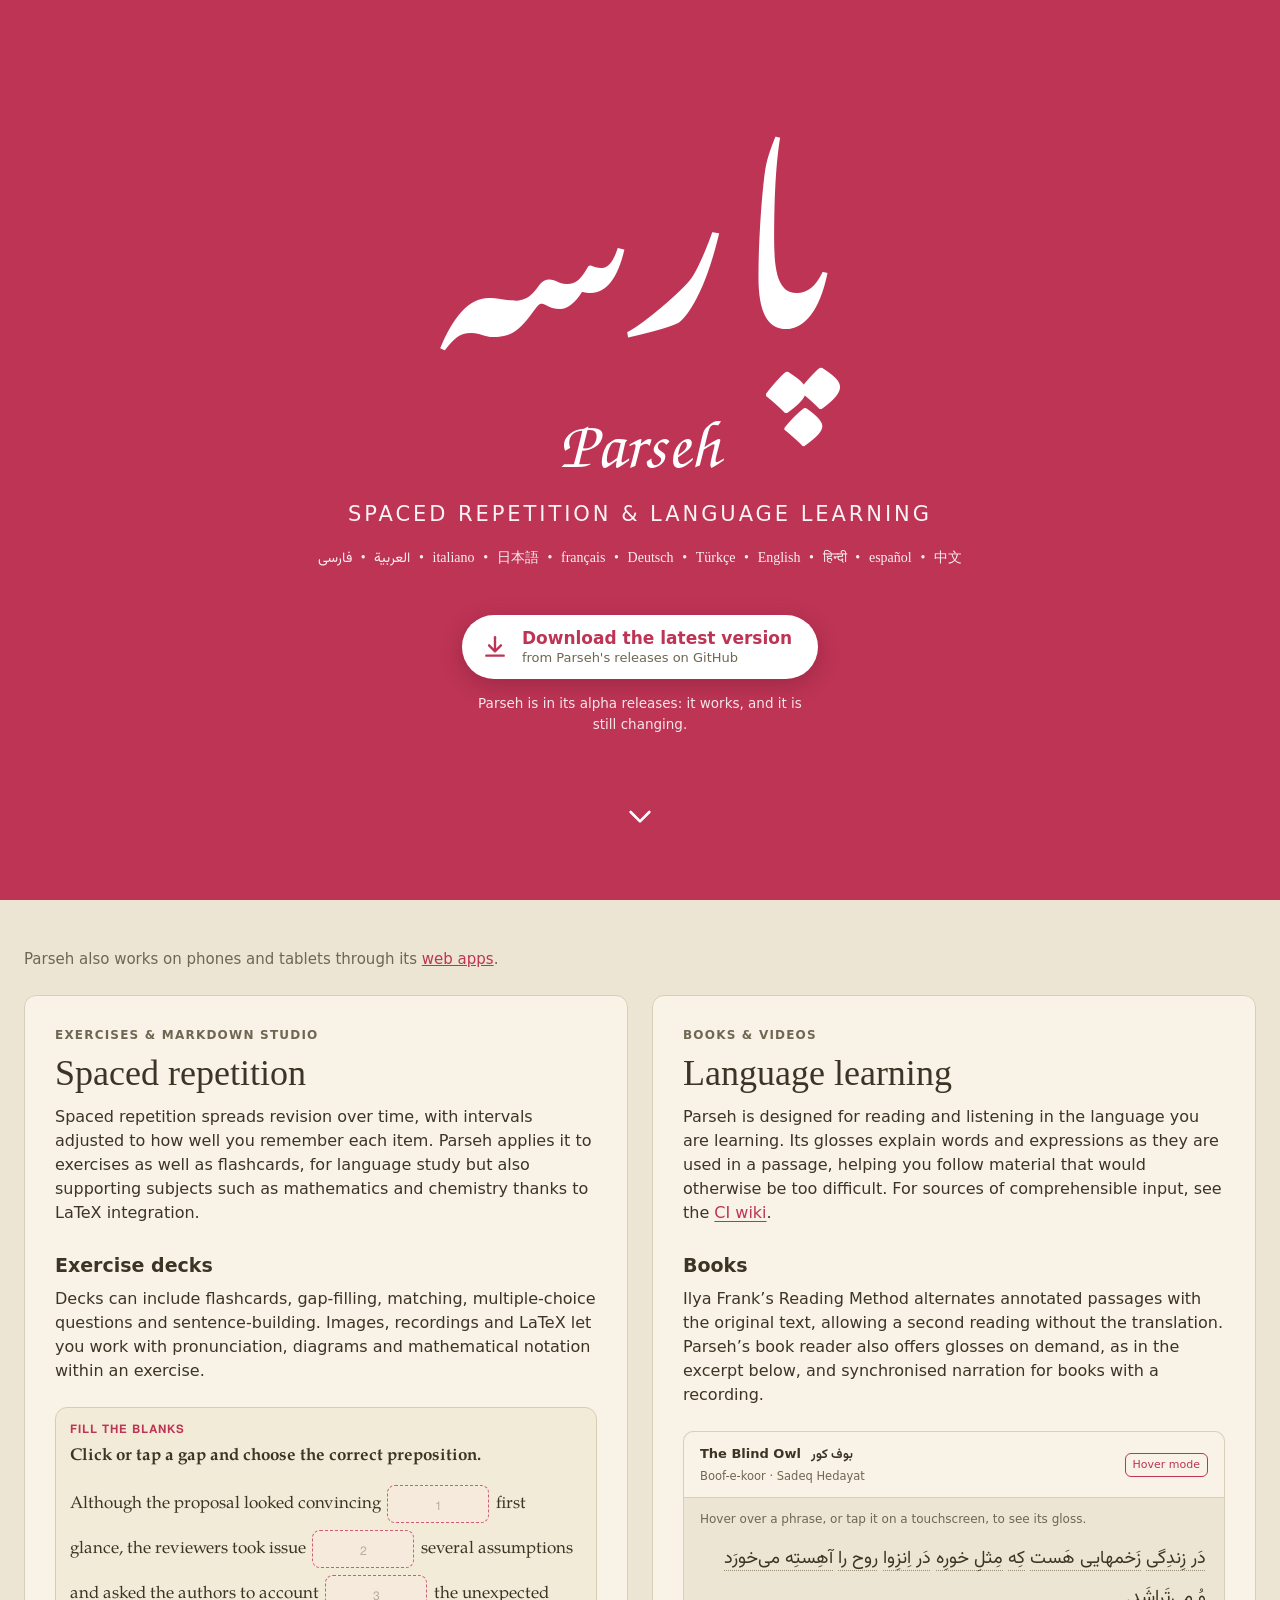
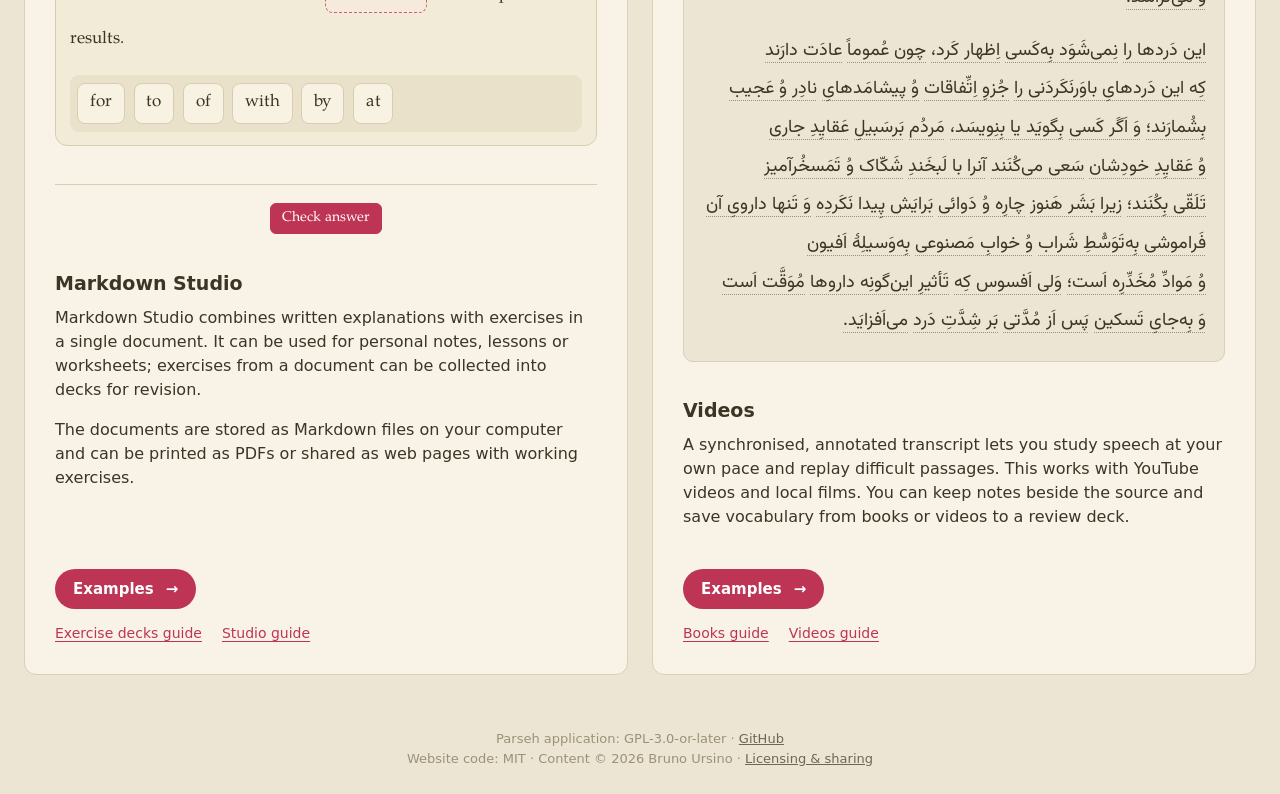
<file: index.html>
<!doctype html>
<html lang="en">
<head>
<meta charset="utf-8">
<meta name="viewport" content="width=device-width, initial-scale=1, viewport-fit=cover">
<title>Parseh — Spaced Repetition &amp; Language Learning</title>
<meta name="description" content="Parseh: spaced repetition and language learning, on your own computer. Free software.">
<meta name="theme-color" content="#be3455">
<meta property="og:title" content="Parseh">
<meta property="og:description" content="Spaced Repetition &amp; Language Learning">
<meta property="og:image" content="https://parseh.io/assets/parseh-512.png">
<meta property="og:url" content="https://parseh.io/">
<link rel="icon" type="image/png" href="/assets/parseh-192.png">
<link rel="apple-touch-icon" href="/assets/apple-touch-icon.png">
<link rel="preload" href="/assets/fonts/NotoNastaliqUrdu.woff2" as="font" type="font/woff2" crossorigin>
<link rel="stylesheet" href="/assets/site.css?v=11">
<script src="/assets/site.js?v=11" defer></script>
</head>
<body>
<div id="top"></div>
<div class="curtain">
  <div class="hero">
    <h1 aria-label="Parseh"><span class="fa" lang="fa" aria-hidden="true">پارسه</span><span class="lat" aria-hidden="true">Parseh</span></h1>
    <p class="tag"><span>Spaced Repetition</span> <span>&amp;</span> <span>Language Learning</span></p>
    <ul class="supported-languages" aria-label="Supported languages" dir="ltr">
      <li><bdi lang="fa" dir="rtl">فارسی</bdi><span aria-hidden="true">•</span></li>
      <li><bdi lang="ar" dir="rtl">العربية</bdi><span aria-hidden="true">•</span></li>
      <li><bdi lang="it">italiano</bdi><span aria-hidden="true">•</span></li>
      <li><bdi lang="ja">日本語</bdi><span aria-hidden="true">•</span></li>
      <li><bdi lang="fr">français</bdi><span aria-hidden="true">•</span></li>
      <li><bdi lang="de">Deutsch</bdi><span aria-hidden="true">•</span></li>
      <li><bdi lang="tr">Türkçe</bdi><span aria-hidden="true">•</span></li>
      <li><bdi lang="en">English</bdi><span aria-hidden="true">•</span></li>
      <li><bdi lang="hi">हिन्दी</bdi><span aria-hidden="true">•</span></li>
      <li><bdi lang="es">español</bdi><span aria-hidden="true">•</span></li>
      <li><bdi lang="zh">中文</bdi></li>
    </ul>
    <a class="dl" data-latest href="https://github.com/parseh-io/Parseh/releases/latest">
      <svg viewBox="0 0 24 24" fill="none" stroke="currentColor" stroke-width="2.2" stroke-linecap="round" stroke-linejoin="round" aria-hidden="true"><path d="M12 3v12"/><path d="m6.5 10.5 5.5 5.5 5.5-5.5"/><path d="M4 20h16"/></svg>
      <span><b>Download the latest version</b><small>from Parseh's releases on GitHub</small></span>
    </a>
    <p class="dl phone" data-phone hidden>
      <svg viewBox="0 0 24 24" fill="none" stroke="currentColor" stroke-width="2" stroke-linecap="round" stroke-linejoin="round" aria-hidden="true"><rect x="3" y="4" width="18" height="12" rx="2"/><path d="M8 20h8M12 16v4"/></svg>
      <span><b>Parseh is installed on a computer</b><small>Open parseh.io there to download it</small></span>
    </p>
    <p class="alpha">Parseh is in its alpha releases: it works, and it is still changing.</p>
  </div>
  <button class="more" type="button" aria-label="Go on to the site">
    <svg viewBox="0 0 24 24" fill="none" stroke="currentColor" stroke-width="2" stroke-linecap="round" stroke-linejoin="round" aria-hidden="true"><path d="m5 9 7 7 7-7"/></svg>
  </button>
  <header class="bar">
    <a class="home" href="/" aria-label="Parseh, the front page"><span class="glyph" lang="fa" aria-hidden="true"><i>پ</i></span><span class="name">Parseh</span></a>
    <nav aria-label="Parseh">
      <a href="/guide/">Guide</a>
    <a href="/examples/">Examples</a>
      <a href="/downloads/">Downloads</a>
    </nav>
    <button class="lang" type="button" aria-label="Language: English" title="English (more languages later)"><svg viewBox="0 0 60 30" preserveAspectRatio="xMidYMid slice" aria-hidden="true"><clipPath id="uk"><path d="M30,15h30v15zv15h-30zh-30v-15zv-15h30z"/></clipPath><path d="M0,0v30h60v-30z" fill="#012169"/><path d="M0,0 60,30M60,0 0,30" stroke="#fff" stroke-width="6"/><path d="M0,0 60,30M60,0 0,30" clip-path="url(#uk)" stroke="#c8102e" stroke-width="4"/><path d="M30,0v30M0,15h60" stroke="#fff" stroke-width="10"/><path d="M30,0v30M0,15h60" stroke="#c8102e" stroke-width="6"/></svg></button>
  </header>
</div>
<main>
  <div class="features" id="features">
    <p class="features-note">Parseh also works on phones and tablets through its <a href="/guide/getting-started/mobile-mode.html#parseh-as-an-app">web apps</a>.</p>
    <section class="feature" aria-labelledby="repetition-title">
      <p class="feature-label">Exercises &amp; Markdown Studio</p>
      <h2 id="repetition-title">Spaced repetition</h2>
      <p>Spaced repetition spreads revision over time, with intervals adjusted to how well you remember each item. Parseh applies it to exercises as well as flashcards, for language study but also supporting subjects such as mathematics and chemistry thanks to LaTeX integration.</p>

      <h3>Exercise decks</h3>
      <p>Decks can include flashcards, gap-filling, matching, multiple-choice questions and sentence-building. Images, recordings and LaTeX let you work with pronunciation, diagrams and mathematical notation within an exercise.</p>

      <iframe class="exercise-demo" src="/assets/exercise-demo.html?v=1" title="English exercise: fill in three missing prepositions" loading="lazy"></iframe>

      <h3>Markdown Studio</h3>
      <p>Markdown Studio combines written explanations with exercises in a single document. It can be used for personal notes, lessons or worksheets; exercises from a document can be collected into decks for revision.</p>
      <p>The documents are stored as Markdown files on your computer and can be printed as PDFs or shared as web pages with working exercises.</p>
      <div class="feature-links">
        <a class="feature-examples" href="/examples/">Examples <span aria-hidden="true">→</span></a>
        <div class="guide-links"><a href="/guide/exercises/">Exercise decks guide</a><a href="/guide/studio/">Studio guide</a></div>
      </div>
    </section>

    <section class="feature" aria-labelledby="language-title">
      <p class="feature-label">Books &amp; videos</p>
      <h2 id="language-title">Language learning</h2>
      <p>Parseh is designed for reading and listening in the language you are learning. Its glosses explain words and expressions as they are used in a passage, helping you follow material that would otherwise be too difficult. For sources of comprehensible input, see the <a href="https://comprehensibleinputwiki.org/wiki/Resources_for_Multiple_Languages">CI wiki</a>.</p>

      <h3>Books</h3>
      <p>Ilya Frank’s Reading Method alternates annotated passages with the original text, allowing a second reading without the translation. Parseh’s book reader also offers glosses on demand, as in the excerpt below, and synchronised narration for books with a recording.</p>

      <!-- READING_DEMO: the first two complete sentences from Parseh-mine's
           boof-e-koor reader (reading units 1.1–1.5), without audio. -->
      <figure class="reader-demo" aria-labelledby="reader-title" aria-describedby="reader-hint">
        <figcaption class="reader-bar">
          <span class="reader-book"><b id="reader-title">The Blind Owl <span lang="fa" dir="rtl">بوف کور</span></b><span>Boof-e-koor · Sadeq Hedayat</span></span>
          <span class="reader-mode">Hover mode</span>
        </figcaption>
        <p class="reader-hint" id="reader-hint">Hover over a phrase, or tap it on a touchscreen, to see its gloss.</p>
        <div class="reader-text" lang="fa" dir="rtl">
          <p>
            <button class="reader-phrase" type="button" data-gloss="gloss-0" aria-expanded="false" aria-controls="reader-gloss">دَر زِندِگی</button>
            <button class="reader-phrase" type="button" data-gloss="gloss-1" aria-expanded="false" aria-controls="reader-gloss">زَخمهایی هَست</button>
            <button class="reader-phrase" type="button" data-gloss="gloss-2" aria-expanded="false" aria-controls="reader-gloss">کِه</button>
            <button class="reader-phrase" type="button" data-gloss="gloss-3" aria-expanded="false" aria-controls="reader-gloss">مِثلِ خورِه</button>
            <button class="reader-phrase" type="button" data-gloss="gloss-4" aria-expanded="false" aria-controls="reader-gloss">دَر اِنزِوا</button>
            <button class="reader-phrase" type="button" data-gloss="gloss-5" aria-expanded="false" aria-controls="reader-gloss">روح را</button>
            <button class="reader-phrase" type="button" data-gloss="gloss-6" aria-expanded="false" aria-controls="reader-gloss">آهِستِه می‌خورَد</button>
            <button class="reader-phrase" type="button" data-gloss="gloss-7" aria-expanded="false" aria-controls="reader-gloss">وُ می‌تَراشَد.</button>
          </p>
          <p>
            <button class="reader-phrase" type="button" data-gloss="gloss-8" aria-expanded="false" aria-controls="reader-gloss">این دَردها را</button>
            <button class="reader-phrase" type="button" data-gloss="gloss-9" aria-expanded="false" aria-controls="reader-gloss">نِمی‌شَوَد بِه‌کَسی</button>
            <button class="reader-phrase" type="button" data-gloss="gloss-10" aria-expanded="false" aria-controls="reader-gloss">اِظهار کَرد،</button>
            <button class="reader-phrase" type="button" data-gloss="gloss-11" aria-expanded="false" aria-controls="reader-gloss">چون عُموماً</button>
            <button class="reader-phrase" type="button" data-gloss="gloss-12" aria-expanded="false" aria-controls="reader-gloss">عادَت دارَند</button>
            <button class="reader-phrase" type="button" data-gloss="gloss-13" aria-expanded="false" aria-controls="reader-gloss">کِه این دَردهایِ باوَرنَکَردَنی را</button>
            <button class="reader-phrase" type="button" data-gloss="gloss-14" aria-expanded="false" aria-controls="reader-gloss">جُزوِ اِتِّفاقات</button>
            <button class="reader-phrase" type="button" data-gloss="gloss-15" aria-expanded="false" aria-controls="reader-gloss">وُ پیشامَدهایِ</button>
            <button class="reader-phrase" type="button" data-gloss="gloss-16" aria-expanded="false" aria-controls="reader-gloss">نادِر وُ عَجیب</button>
            <button class="reader-phrase" type="button" data-gloss="gloss-17" aria-expanded="false" aria-controls="reader-gloss">بِشُمارَند؛</button>
            <button class="reader-phrase" type="button" data-gloss="gloss-18" aria-expanded="false" aria-controls="reader-gloss">وَ اَگَر کَسی</button>
            <button class="reader-phrase" type="button" data-gloss="gloss-19" aria-expanded="false" aria-controls="reader-gloss">بِگویَد یا بِنِویسَد،</button>
            <button class="reader-phrase" type="button" data-gloss="gloss-20" aria-expanded="false" aria-controls="reader-gloss">مَردُم</button>
            <button class="reader-phrase" type="button" data-gloss="gloss-21" aria-expanded="false" aria-controls="reader-gloss">بَرسَبیلِ</button>
            <button class="reader-phrase" type="button" data-gloss="gloss-22" aria-expanded="false" aria-controls="reader-gloss">عَقایِدِ جاری</button>
            <button class="reader-phrase" type="button" data-gloss="gloss-23" aria-expanded="false" aria-controls="reader-gloss">وُ عَقایِدِ خودِشان</button>
            <button class="reader-phrase" type="button" data-gloss="gloss-24" aria-expanded="false" aria-controls="reader-gloss">سَعی می‌کُنَند</button>
            <button class="reader-phrase" type="button" data-gloss="gloss-25" aria-expanded="false" aria-controls="reader-gloss">آنرا با لَبخَندِ</button>
            <button class="reader-phrase" type="button" data-gloss="gloss-26" aria-expanded="false" aria-controls="reader-gloss">شَکّاک وُ تَمَسخُرآمیز</button>
            <button class="reader-phrase" type="button" data-gloss="gloss-27" aria-expanded="false" aria-controls="reader-gloss">تَلَقّی بِکُنَند؛</button>
            <button class="reader-phrase" type="button" data-gloss="gloss-28" aria-expanded="false" aria-controls="reader-gloss">زیرا بَشَر هَنوز</button>
            <button class="reader-phrase" type="button" data-gloss="gloss-29" aria-expanded="false" aria-controls="reader-gloss">چارِه وُ دَوائی</button>
            <button class="reader-phrase" type="button" data-gloss="gloss-30" aria-expanded="false" aria-controls="reader-gloss">بَرایَش پِیدا نَکَردِه</button>
            <button class="reader-phrase" type="button" data-gloss="gloss-31" aria-expanded="false" aria-controls="reader-gloss">وَ تَنها دارویِ آن</button>
            <button class="reader-phrase" type="button" data-gloss="gloss-32" aria-expanded="false" aria-controls="reader-gloss">فَراموشی بِه‌تَوَسُّطِ شَراب</button>
            <button class="reader-phrase" type="button" data-gloss="gloss-33" aria-expanded="false" aria-controls="reader-gloss">وُ خوابِ مَصنوعی</button>
            <button class="reader-phrase" type="button" data-gloss="gloss-34" aria-expanded="false" aria-controls="reader-gloss">بِه‌وَسیلِۀ اَفیون</button>
            <button class="reader-phrase" type="button" data-gloss="gloss-35" aria-expanded="false" aria-controls="reader-gloss">وُ مَوادِّ مُخَدِّرِه اَست؛</button>
            <button class="reader-phrase" type="button" data-gloss="gloss-36" aria-expanded="false" aria-controls="reader-gloss">وَلی اَفسوس کِه</button>
            <button class="reader-phrase" type="button" data-gloss="gloss-37" aria-expanded="false" aria-controls="reader-gloss">تَأثیرِ این‌گونِه داروها</button>
            <button class="reader-phrase" type="button" data-gloss="gloss-38" aria-expanded="false" aria-controls="reader-gloss">مُوَقَّت اَست</button>
            <button class="reader-phrase" type="button" data-gloss="gloss-39" aria-expanded="false" aria-controls="reader-gloss">وَ بِه‌جایِ تَسکین</button>
            <button class="reader-phrase" type="button" data-gloss="gloss-40" aria-expanded="false" aria-controls="reader-gloss">پَس اَز مُدَّتی</button>
            <button class="reader-phrase" type="button" data-gloss="gloss-41" aria-expanded="false" aria-controls="reader-gloss">بَر شِدَّتِ دَرد</button>
            <button class="reader-phrase" type="button" data-gloss="gloss-42" aria-expanded="false" aria-controls="reader-gloss">می‌اَفزایَد.</button>
          </p>
        </div>
        <template id="gloss-0"><div class="fa" dir="rtl" lang="fa"><span class="wd">دَر</span> <span class="wd">زِندِگی</span></div><div class="tr">dar zendegi</div><div class="voc"><bdi class="v" dir="rtl" lang="fa">در</bdi> <i>dar</i> in, at; <bdi class="v" dir="rtl" lang="fa">زندگی</bdi> <i>zendegi</i> life (<bdi class="v" dir="rtl" lang="fa">زنده</bdi> <i>zende</i> alive, + abstract <i>-gi</i>)</div><div class="en">in life</div></template>
        <template id="gloss-1"><div class="fa" dir="rtl" lang="fa"><span class="wd">زَخمهایی</span> <span class="wd">هَست</span></div><div class="tr">zaxmhā-yi hast</div><div class="voc"><bdi class="v" dir="rtl" lang="fa">زخم</bdi> <i>zaxm</i> wound, + pl. <i>-hā</i> + indef. <i>-i</i>; <bdi class="v" dir="rtl" lang="fa">بودن</bdi> <i>budan</i> · pres. <bdi class="v" dir="rtl" lang="fa">باش</bdi> <i>bāš</i> · past <bdi class="v" dir="rtl" lang="fa">بود</bdi> <i>bud</i> · to be, to exist; <bdi class="v" dir="rtl" lang="fa">هست</bdi> 3 sg. existential: there is, there are</div><div class="en">there are wounds</div></template>
        <template id="gloss-2"><div class="fa" dir="rtl" lang="fa"><span class="wd">کِه</span></div><div class="tr">ke</div><div class="voc"><bdi class="v" dir="rtl" lang="fa">که</bdi> <i>ke</i> that, which</div><div class="en">that</div></template>
        <template id="gloss-3"><div class="fa" dir="rtl" lang="fa"><span class="wd">مِثلِ</span> <span class="wd">خورِه</span></div><div class="tr">mesl-e xore</div><div class="voc"><bdi class="v" dir="rtl" lang="fa">مثل</bdi> <i>mesl</i> likeness, + ezafe <i>-e</i> = like, resembling; <bdi class="v" dir="rtl" lang="fa">خوره</bdi> <i>xore</i> leprosy, a gnawing canker</div><div class="en">like leprosy</div></template>
        <template id="gloss-4"><div class="fa" dir="rtl" lang="fa"><span class="wd">دَر</span> <span class="wd">اِنزِوا</span></div><div class="tr">dar enzevā</div><div class="voc"><bdi class="v" dir="rtl" lang="fa">انزوا</bdi> <i>enzevā</i> seclusion, solitude</div><div class="en">in solitude</div></template>
        <template id="gloss-5"><div class="fa" dir="rtl" lang="fa"><span class="wd">روح</span> <span class="wd">را</span></div><div class="tr">ruh rā</div><div class="voc"><bdi class="v" dir="rtl" lang="fa">روح</bdi> <i>ruh</i> soul, spirit; <bdi class="v" dir="rtl" lang="fa">را</bdi> marks the definite object</div><div class="en">the soul (obj.)</div></template>
        <template id="gloss-6"><div class="fa" dir="rtl" lang="fa"><span class="wd">آهِستِه</span> <span class="wd">می‌خورَد</span></div><div class="tr">āheste mi-xorad</div><div class="voc"><bdi class="v" dir="rtl" lang="fa">آهسته</bdi> <i>āheste</i> slowly, softly; <bdi class="v" dir="rtl" lang="fa">خوردن</bdi> <i>xordan</i> · pres. <bdi class="v" dir="rtl" lang="fa">خور</bdi> <i>xor</i> · past <bdi class="v" dir="rtl" lang="fa">خورد</bdi> <i>xord</i> · to eat, to devour; <i>mi-</i> durative prefix</div><div class="en">slowly eats away</div></template>
        <template id="gloss-7"><div class="fa" dir="rtl" lang="fa"><span class="wd">وُ</span> <span class="wd">می‌تَراشَد.</span></div><div class="tr">o mi-tarāšad</div><div class="voc"><bdi class="v" dir="rtl" lang="fa">تراشیدن</bdi> <i>tarāšidan</i> · pres. <bdi class="v" dir="rtl" lang="fa">تراش</bdi> <i>tarāš</i> · past <bdi class="v" dir="rtl" lang="fa">تراشید</bdi> <i>tarāšid</i> · to scrape, to whittle away</div><div class="en">and scrapes away</div></template>
        <template id="gloss-8"><div class="fa" dir="rtl" lang="fa"><span class="wd">این</span> <span class="wd">دَردها</span> <span class="wd">را</span></div><div class="tr">in dardhā rā</div><div class="voc"><bdi class="v" dir="rtl" lang="fa">این</bdi> <i>in</i> this, these; <bdi class="v" dir="rtl" lang="fa">درد</bdi> <i>dard</i> pain, + pl. <i>-hā</i>; <bdi class="v" dir="rtl" lang="fa">را</bdi> object marker</div><div class="en">these pains (obj.)</div></template>
        <template id="gloss-9"><div class="fa" dir="rtl" lang="fa"><span class="wd">نِمی‌شَوَد</span> <span class="wd">بِه‌کَسی</span></div><div class="tr">nemi-šavad be-kas-i</div><div class="voc"><bdi class="v" dir="rtl" lang="fa">شدن</bdi> <i>šodan</i> · pres. <bdi class="v" dir="rtl" lang="fa">شو</bdi> <i>šav</i> · past <bdi class="v" dir="rtl" lang="fa">شد</bdi> <i>šod</i> · to become, to happen; impersonal <bdi class="v" dir="rtl" lang="fa">نمی‌شود</bdi> it is not possible; <bdi class="v" dir="rtl" lang="fa">به</bdi> <i>be</i> to; <bdi class="v" dir="rtl" lang="fa">کس</bdi> <i>kas</i> person, + indef. <i>-i</i></div><div class="en">it is not possible, to anyone</div></template>
        <template id="gloss-10"><div class="fa" dir="rtl" lang="fa"><span class="wd">اِظهار</span> <span class="wd">کَرد،</span></div><div class="tr">ezhār kard</div><div class="voc"><bdi class="v" dir="rtl" lang="fa">کردن</bdi> <i>kardan</i> · pres. <bdi class="v" dir="rtl" lang="fa">کن</bdi> <i>kon</i> · past <bdi class="v" dir="rtl" lang="fa">کرد</bdi> <i>kard</i> · <bdi class="v" dir="rtl" lang="fa">اظهار</bdi> <i>ezhār</i> ‘declaration, expression’</div><div class="en">to express, to declare</div></template>
        <template id="gloss-11"><div class="fa" dir="rtl" lang="fa"><span class="wd">چون</span> <span class="wd">عُموماً</span></div><div class="tr">čon 'omuman</div><div class="voc"><bdi class="v" dir="rtl" lang="fa">چون</bdi> <i>čon</i> because, since; <bdi class="v" dir="rtl" lang="fa">عموم</bdi> <i>'omum</i> the generality, the public, + Ar. adverbial <i>-an</i> = generally</div><div class="en">because generally</div></template>
        <template id="gloss-12"><div class="fa" dir="rtl" lang="fa"><span class="wd">عادَت</span> <span class="wd">دارَند</span></div><div class="tr">'ādat dārand</div><div class="voc"><bdi class="v" dir="rtl" lang="fa">داشتن</bdi> <i>dāštan</i> · pres. <bdi class="v" dir="rtl" lang="fa">دار</bdi> <i>dār</i> · past <bdi class="v" dir="rtl" lang="fa">داشت</bdi> <i>dāšt</i> · <bdi class="v" dir="rtl" lang="fa">عادت</bdi> <i>'ādat</i> ‘habit, custom’</div><div class="en">they are in the habit</div></template>
        <template id="gloss-13"><div class="fa" dir="rtl" lang="fa"><span class="wd">کِه</span> <span class="wd">این</span> <span class="wd">دَردهایِ</span> <span class="wd">باوَرنَکَردَنی</span> <span class="wd">را</span></div><div class="tr">ke in dardhā-ye bāvar-nakardani rā</div><div class="voc"><bdi class="v" dir="rtl" lang="fa">درد</bdi> <i>dard</i> pain, + pl. <i>-hā</i> + ezafe <i>-ye</i>; <bdi class="v" dir="rtl" lang="fa">باور</bdi> <i>bāvar</i> belief; <bdi class="v" dir="rtl" lang="fa">کردن</bdi> <i>kardan</i> · pres. <bdi class="v" dir="rtl" lang="fa">کن</bdi> <i>kon</i> · past <bdi class="v" dir="rtl" lang="fa">کرد</bdi> <i>kard</i> · to do; neg. <i>na-</i> + potential <i>-ani</i> = unbelievable</div><div class="en">that these unbelievable pains (obj.)</div></template>
        <template id="gloss-14"><div class="fa" dir="rtl" lang="fa"><span class="wd">جُزوِ</span> <span class="wd">اِتِّفاقات</span></div><div class="tr">jozv-e ettefāqāt</div><div class="voc"><bdi class="v" dir="rtl" lang="fa">جزو</bdi> <i>jozv</i> part, portion, + ezafe <i>-e</i> = among, as part of; <bdi class="v" dir="rtl" lang="fa">اتفاق</bdi> <i>ettefāq</i> event, occurrence, Ar. pl. <bdi class="v" dir="rtl" lang="fa">اتفاقات</bdi></div><div class="en">among the occurrences</div></template>
        <template id="gloss-15"><div class="fa" dir="rtl" lang="fa"><span class="wd">وُ</span> <span class="wd">پیشامَدهایِ</span></div><div class="tr">o pišāmadhā-ye</div><div class="voc"><bdi class="v" dir="rtl" lang="fa">پیشامد</bdi> <i>pišāmad</i> incident, happening (<bdi class="v" dir="rtl" lang="fa">پیش</bdi> <i>piš</i> forth, + <bdi class="v" dir="rtl" lang="fa">آمدن</bdi> <i>āmadan</i> · pres. <bdi class="v" dir="rtl" lang="fa">آ</bdi> <i>ā</i> · past <bdi class="v" dir="rtl" lang="fa">آمد</bdi> <i>āmad</i> · to come), + pl. <i>-hā</i> + ezafe <i>-ye</i></div><div class="en">and the happenings of</div></template>
        <template id="gloss-16"><div class="fa" dir="rtl" lang="fa"><span class="wd">نادِر</span> <span class="wd">وُ</span> <span class="wd">عَجیب</span></div><div class="tr">nāder-o 'ajib</div><div class="voc"><bdi class="v" dir="rtl" lang="fa">نادر</bdi> <i>nāder</i> rare; <bdi class="v" dir="rtl" lang="fa">عجیب</bdi> <i>'ajib</i> strange, odd</div><div class="en">rare and strange</div></template>
        <template id="gloss-17"><div class="fa" dir="rtl" lang="fa"><span class="wd">بِشُمارَند؛</span></div><div class="tr">be-šomārand</div><div class="voc"><bdi class="v" dir="rtl" lang="fa">شمردن</bdi> <i>šomordan</i> · pres. <bdi class="v" dir="rtl" lang="fa">شمار</bdi> <i>šomār</i> · past <bdi class="v" dir="rtl" lang="fa">شمرد</bdi> <i>šomord</i> · to count, to reckon as; <i>be-</i> + pres. stem = subjunctive</div><div class="en">they should reckon (them)</div></template>
        <template id="gloss-18"><div class="fa" dir="rtl" lang="fa"><span class="wd">وَ</span> <span class="wd">اَگَر</span> <span class="wd">کَسی</span></div><div class="tr">va agar kas-i</div><div class="voc"><bdi class="v" dir="rtl" lang="fa">اگر</bdi> <i>agar</i> if; <bdi class="v" dir="rtl" lang="fa">کس</bdi> <i>kas</i> person, someone, + indef. <i>-i</i></div><div class="en">and if someone</div></template>
        <template id="gloss-19"><div class="fa" dir="rtl" lang="fa"><span class="wd">بِگویَد</span> <span class="wd">یا</span> <span class="wd">بِنِویسَد،</span></div><div class="tr">be-guyad yā be-nevisad</div><div class="voc"><bdi class="v" dir="rtl" lang="fa">گفتن</bdi> <i>goftan</i> · pres. <bdi class="v" dir="rtl" lang="fa">گو</bdi> <i>gu</i> · past <bdi class="v" dir="rtl" lang="fa">گفت</bdi> <i>goft</i> · to say; <bdi class="v" dir="rtl" lang="fa">یا</bdi> <i>yā</i> or; <bdi class="v" dir="rtl" lang="fa">نوشتن</bdi> <i>neveštan</i> · pres. <bdi class="v" dir="rtl" lang="fa">نویس</bdi> <i>nevis</i> · past <bdi class="v" dir="rtl" lang="fa">نوشت</bdi> <i>nevešt</i> · to write; <i>be-</i> subjunctive prefix</div><div class="en">should say or write</div></template>
        <template id="gloss-20"><div class="fa" dir="rtl" lang="fa"><span class="wd">مَردُم</span></div><div class="tr">mardom</div><div class="voc"><bdi class="v" dir="rtl" lang="fa">مردم</bdi> <i>mardom</i> people</div><div class="en">people</div></template>
        <template id="gloss-21"><div class="fa" dir="rtl" lang="fa"><span class="wd">بَرسَبیلِ</span></div><div class="tr">bar-sabil-e</div><div class="voc"><bdi class="v" dir="rtl" lang="fa">بر</bdi> <i>bar</i> on, upon; <bdi class="v" dir="rtl" lang="fa">سبیل</bdi> <i>sabil</i> way, path, manner, + ezafe <i>-e</i></div><div class="en">following the line of</div></template>
        <template id="gloss-22"><div class="fa" dir="rtl" lang="fa"><span class="wd">عَقایِدِ</span> <span class="wd">جاری</span></div><div class="tr">'aqāyed-e jāri</div><div class="voc"><bdi class="v" dir="rtl" lang="fa">عقیده</bdi> <i>'aqide</i> belief, opinion, Ar. pl. <bdi class="v" dir="rtl" lang="fa">عقاید</bdi>, + ezafe <i>-e</i>; <bdi class="v" dir="rtl" lang="fa">جاری</bdi> <i>jāri</i> current, prevailing</div><div class="en">current beliefs</div></template>
        <template id="gloss-23"><div class="fa" dir="rtl" lang="fa"><span class="wd">وُ</span> <span class="wd">عَقایِدِ</span> <span class="wd">خودِشان</span></div><div class="tr">o 'aqāyed-e xod-ešān</div><div class="voc"><bdi class="v" dir="rtl" lang="fa">خود</bdi> <i>xod</i> self, own, + enclitic <i>-ešān</i> their</div><div class="en">and their own beliefs</div></template>
        <template id="gloss-24"><div class="fa" dir="rtl" lang="fa"><span class="wd">سَعی</span> <span class="wd">می‌کُنَند</span></div><div class="tr">sa'y mi-konand</div><div class="voc"><bdi class="v" dir="rtl" lang="fa">کردن</bdi> <i>kardan</i> · pres. <bdi class="v" dir="rtl" lang="fa">کن</bdi> <i>kon</i> · past <bdi class="v" dir="rtl" lang="fa">کرد</bdi> <i>kard</i> · <bdi class="v" dir="rtl" lang="fa">سعی</bdi> <i>sa'y</i> ‘effort, attempt’</div><div class="en">they try</div></template>
        <template id="gloss-25"><div class="fa" dir="rtl" lang="fa"><span class="wd">آنرا</span> <span class="wd">با</span> <span class="wd">لَبخَندِ</span></div><div class="tr">ān-rā bā labxand-e</div><div class="voc"><bdi class="v" dir="rtl" lang="fa">آن</bdi> <i>ān</i> it, that, + <bdi class="v" dir="rtl" lang="fa">را</bdi> object marker; <bdi class="v" dir="rtl" lang="fa">لبخند</bdi> <i>labxand</i> smile, + ezafe <i>-e</i> carrying the two adjectives that follow</div><div class="en">it, with a smile that is</div></template>
        <template id="gloss-26"><div class="fa" dir="rtl" lang="fa"><span class="wd">شَکّاک</span> <span class="wd">وُ</span> <span class="wd">تَمَسخُرآمیز</span></div><div class="tr">šakkāk-o tamasxor-āmiz</div><div class="voc"><bdi class="v" dir="rtl" lang="fa">شکاک</bdi> <i>šakkāk</i> sceptical, doubting; <bdi class="v" dir="rtl" lang="fa">تمسخر</bdi> <i>tamasxor</i> mockery, derision, + <i>-āmiz</i> mingled with, from <bdi class="v" dir="rtl" lang="fa">آمیختن</bdi> <i>āmixtan</i> · pres. <bdi class="v" dir="rtl" lang="fa">آمیز</bdi> <i>āmiz</i> · past <bdi class="v" dir="rtl" lang="fa">آمیخت</bdi> <i>āmixt</i> · to mix, to mingle</div><div class="en">sceptical and mocking</div></template>
        <template id="gloss-27"><div class="fa" dir="rtl" lang="fa"><span class="wd">تَلَقّی</span> <span class="wd">بِکُنَند؛</span></div><div class="tr">talaqqi be-konand</div><div class="voc"><bdi class="v" dir="rtl" lang="fa">کردن</bdi> <i>kardan</i> · pres. <bdi class="v" dir="rtl" lang="fa">کن</bdi> <i>kon</i> · past <bdi class="v" dir="rtl" lang="fa">کرد</bdi> <i>kard</i> · <bdi class="v" dir="rtl" lang="fa">تلقی</bdi> <i>talaqqi</i> ‘reception, taking as’</div><div class="en">to receive it, to take it</div></template>
        <template id="gloss-28"><div class="fa" dir="rtl" lang="fa"><span class="wd">زیرا</span> <span class="wd">بَشَر</span> <span class="wd">هَنوز</span></div><div class="tr">zirā bašar hanuz</div><div class="voc"><bdi class="v" dir="rtl" lang="fa">زیرا</bdi> <i>zirā</i> because, for (it introduces an explanation following the main clause like the english "for", does not answer a "why" question and cannot preceed the main clause); <bdi class="v" dir="rtl" lang="fa">بشر</bdi> <i>bašar</i> man, mankind; <bdi class="v" dir="rtl" lang="fa">هنوز</bdi> <i>hanuz</i> still, yet</div><div class="en">for mankind still</div></template>
        <template id="gloss-29"><div class="fa" dir="rtl" lang="fa"><span class="wd">چارِه</span> <span class="wd">وُ</span> <span class="wd">دَوائی</span></div><div class="tr">čāre-o davā'i</div><div class="voc"><bdi class="v" dir="rtl" lang="fa">چاره</bdi> <i>čāre</i> remedy, expedient; <bdi class="v" dir="rtl" lang="fa">دوا</bdi> <i>davā</i> medicine, Ar. <bdi class="v" dir="rtl" lang="fa">دواء</bdi>, + indef. <i>-i</i></div><div class="en">a remedy or a medicine</div></template>
        <template id="gloss-30"><div class="fa" dir="rtl" lang="fa"><span class="wd">بَرایَش</span> <span class="wd">پِیدا</span> <span class="wd">نَکَردِه</span></div><div class="tr">barā-yaš peydā na-karde</div><div class="voc"><bdi class="v" dir="rtl" lang="fa">برای</bdi> <i>barā-ye</i> for, + enclitic <i>-aš</i> it; <bdi class="v" dir="rtl" lang="fa">کردن</bdi> <i>kardan</i> · pres. <bdi class="v" dir="rtl" lang="fa">کن</bdi> <i>kon</i> · past <bdi class="v" dir="rtl" lang="fa">کرد</bdi> <i>kard</i> · <bdi class="v" dir="rtl" lang="fa">پیدا</bdi> <i>peydā</i> ‘found, visible’; neg. <i>na-</i> + past participle</div><div class="en">has not found for it</div></template>
        <template id="gloss-31"><div class="fa" dir="rtl" lang="fa"><span class="wd">وَ</span> <span class="wd">تَنها</span> <span class="wd">دارویِ</span> <span class="wd">آن</span></div><div class="tr">va tanhā dāru-ye ān</div><div class="voc"><bdi class="v" dir="rtl" lang="fa">تنها</bdi> <i>tanhā</i> only, sole; <bdi class="v" dir="rtl" lang="fa">دارو</bdi> <i>dāru</i> medicine, drug, + ezafe <i>-ye</i>; <bdi class="v" dir="rtl" lang="fa">آن</bdi> <i>ān</i> it, that</div><div class="en">and its only medicine</div></template>
        <template id="gloss-32"><div class="fa" dir="rtl" lang="fa"><span class="wd">فَراموشی</span> <span class="wd">بِه‌تَوَسُّطِ</span> <span class="wd">شَراب</span></div><div class="tr">farāmuši be-tavassot-e šarāb</div><div class="voc"><bdi class="v" dir="rtl" lang="fa">فراموش</bdi> <i>farāmuš</i> forgotten, + abstract <i>-i</i> = forgetting; <bdi class="v" dir="rtl" lang="fa">توسط</bdi> <i>tavassot</i> mediation, agency, + ezafe <i>-e</i> = by means of; <bdi class="v" dir="rtl" lang="fa">شراب</bdi> <i>šarāb</i> wine</div><div class="en">is forgetting by means of wine</div></template>
        <template id="gloss-33"><div class="fa" dir="rtl" lang="fa"><span class="wd">وُ</span> <span class="wd">خوابِ</span> <span class="wd">مَصنوعی</span></div><div class="tr">o xāb-e masnu'i</div><div class="voc"><bdi class="v" dir="rtl" lang="fa">خواب</bdi> <i>xāb</i> sleep, + ezafe <i>-e</i>; <bdi class="v" dir="rtl" lang="fa">مصنوعی</bdi> <i>masnu'i</i> artificial, from <bdi class="v" dir="rtl" lang="fa">مصنوع</bdi> <i>masnu'</i> manufactured</div><div class="en">and artificial sleep</div></template>
        <template id="gloss-34"><div class="fa" dir="rtl" lang="fa"><span class="wd">بِه‌وَسیلِۀ</span> <span class="wd">اَفیون</span></div><div class="tr">be-vasile-ye afyun</div><div class="voc"><bdi class="v" dir="rtl" lang="fa">وسیله</bdi> <i>vasile</i> means, instrument, + ezafe <i>-ye</i> (written <bdi class="v" dir="rtl" lang="fa">ۀ</bdi>); <bdi class="v" dir="rtl" lang="fa">افیون</bdi> <i>afyun</i> opium</div><div class="en">by means of opium</div></template>
        <template id="gloss-35"><div class="fa" dir="rtl" lang="fa"><span class="wd">وُ</span> <span class="wd">مَوادِّ</span> <span class="wd">مُخَدِّرِه</span> <span class="wd">اَست؛</span></div><div class="tr">o mavādd-e moxaddere ast</div><div class="voc"><bdi class="v" dir="rtl" lang="fa">ماده</bdi> <i>mādde</i> substance, matter, Ar. pl. <bdi class="v" dir="rtl" lang="fa">مواد</bdi>, + ezafe <i>-e</i>; <bdi class="v" dir="rtl" lang="fa">مخدر</bdi> <i>moxadder</i> narcotic, stupefying, Ar. fem. <bdi class="v" dir="rtl" lang="fa">مخدره</bdi>; <bdi class="v" dir="rtl" lang="fa">بودن</bdi> <i>budan</i> · pres. <bdi class="v" dir="rtl" lang="fa">باش</bdi> <i>bāš</i> · past <bdi class="v" dir="rtl" lang="fa">بود</bdi> <i>bud</i> · to be</div><div class="en">and narcotic substances</div></template>
        <template id="gloss-36"><div class="fa" dir="rtl" lang="fa"><span class="wd">وَلی</span> <span class="wd">اَفسوس</span> <span class="wd">کِه</span></div><div class="tr">vali afsus ke</div><div class="voc"><bdi class="v" dir="rtl" lang="fa">ولی</bdi> <i>vali</i> but; <bdi class="v" dir="rtl" lang="fa">افسوس</bdi> <i>afsus</i> regret, alas; <bdi class="v" dir="rtl" lang="fa">که</bdi> <i>ke</i> that</div><div class="en">but alas that</div></template>
        <template id="gloss-37"><div class="fa" dir="rtl" lang="fa"><span class="wd">تَأثیرِ</span> <span class="wd">این‌گونِه</span> <span class="wd">داروها</span></div><div class="tr">ta'sir-e in-gune dāruhā</div><div class="voc"><bdi class="v" dir="rtl" lang="fa">تأثیر</bdi> <i>ta'sir</i> effect, influence, + ezafe <i>-e</i>; <bdi class="v" dir="rtl" lang="fa">گونه</bdi> <i>gune</i> kind, sort; <bdi class="v" dir="rtl" lang="fa">دارو</bdi> <i>dāru</i> medicine, drug, + pl. <i>-hā</i></div><div class="en">the effect of this sort of drugs</div></template>
        <template id="gloss-38"><div class="fa" dir="rtl" lang="fa"><span class="wd">مُوَقَّت</span> <span class="wd">اَست</span></div><div class="tr">movaqqat ast</div><div class="voc"><bdi class="v" dir="rtl" lang="fa">موقت</bdi> <i>movaqqat</i> temporary; <bdi class="v" dir="rtl" lang="fa">بودن</bdi> <i>budan</i> · pres. <bdi class="v" dir="rtl" lang="fa">باش</bdi> <i>bāš</i> · past <bdi class="v" dir="rtl" lang="fa">بود</bdi> <i>bud</i> · to be</div><div class="en">is temporary</div></template>
        <template id="gloss-39"><div class="fa" dir="rtl" lang="fa"><span class="wd">وَ</span> <span class="wd">بِه‌جایِ</span> <span class="wd">تَسکین</span></div><div class="tr">va be-jā-ye taskin</div><div class="voc"><bdi class="v" dir="rtl" lang="fa">جا</bdi> <i>jā</i> place, + ezafe <i>-ye</i> = instead of; <bdi class="v" dir="rtl" lang="fa">تسکین</bdi> <i>taskin</i> relief, soothing</div><div class="en">and instead of relief</div></template>
        <template id="gloss-40"><div class="fa" dir="rtl" lang="fa"><span class="wd">پَس</span> <span class="wd">اَز</span> <span class="wd">مُدَّتی</span></div><div class="tr">pas az moddat-i</div><div class="voc"><bdi class="v" dir="rtl" lang="fa">پس از</bdi> <i>pas az</i> after; <bdi class="v" dir="rtl" lang="fa">مدت</bdi> <i>moddat</i> period of time, + indef. <i>-i</i></div><div class="en">after a while</div></template>
        <template id="gloss-41"><div class="fa" dir="rtl" lang="fa"><span class="wd">بَر</span> <span class="wd">شِدَّتِ</span> <span class="wd">دَرد</span></div><div class="tr">bar šeddat-e dard</div><div class="voc"><bdi class="v" dir="rtl" lang="fa">بر</bdi> <i>bar</i> on, upon; <bdi class="v" dir="rtl" lang="fa">شدت</bdi> <i>šeddat</i> intensity, severity, + ezafe <i>-e</i>; <bdi class="v" dir="rtl" lang="fa">درد</bdi> <i>dard</i> pain</div><div class="en">to the intensity of the pain</div></template>
        <template id="gloss-42"><div class="fa" dir="rtl" lang="fa"><span class="wd">می‌اَفزایَد.</span></div><div class="tr">mi-afzāyad</div><div class="voc"><bdi class="v" dir="rtl" lang="fa">افزودن</bdi> <i>afzudan</i> · pres. <bdi class="v" dir="rtl" lang="fa">افزا</bdi> <i>afzā</i> · past <bdi class="v" dir="rtl" lang="fa">افزود</bdi> <i>afzud</i> · to add, to increase; <bdi class="v" dir="rtl" lang="fa">بر</bdi> ... <bdi class="v" dir="rtl" lang="fa">افزودن</bdi> to add to</div><div class="en">it adds</div></template>
        <div class="reader-gloss" id="reader-gloss" role="dialog" aria-label="Phrase gloss" hidden>
          <button class="gloss-close" type="button" aria-label="Close gloss">×</button>
          <div id="reader-gloss-body"></div>
        </div>
      </figure>

      <h3>Videos</h3>
      <p>A synchronised, annotated transcript lets you study speech at your own pace and replay difficult passages. This works with YouTube videos and local films. You can keep notes beside the source and save vocabulary from books or videos to a review deck.</p>
      <div class="feature-links">
        <a class="feature-examples" href="/examples/">Examples <span aria-hidden="true">→</span></a>
        <div class="guide-links"><a href="/guide/books/">Books guide</a><a href="/guide/videos/">Videos guide</a></div>
      </div>
    </section>
  </div>
  <footer>Parseh application: GPL-3.0-or-later · <a href="https://github.com/parseh-io/Parseh">GitHub</a><br>Website code: MIT · Content © 2026 Bruno Ursino · <a href="/licensing/">Licensing &amp; sharing</a></footer>
</main>
</body>
</html>
</file>
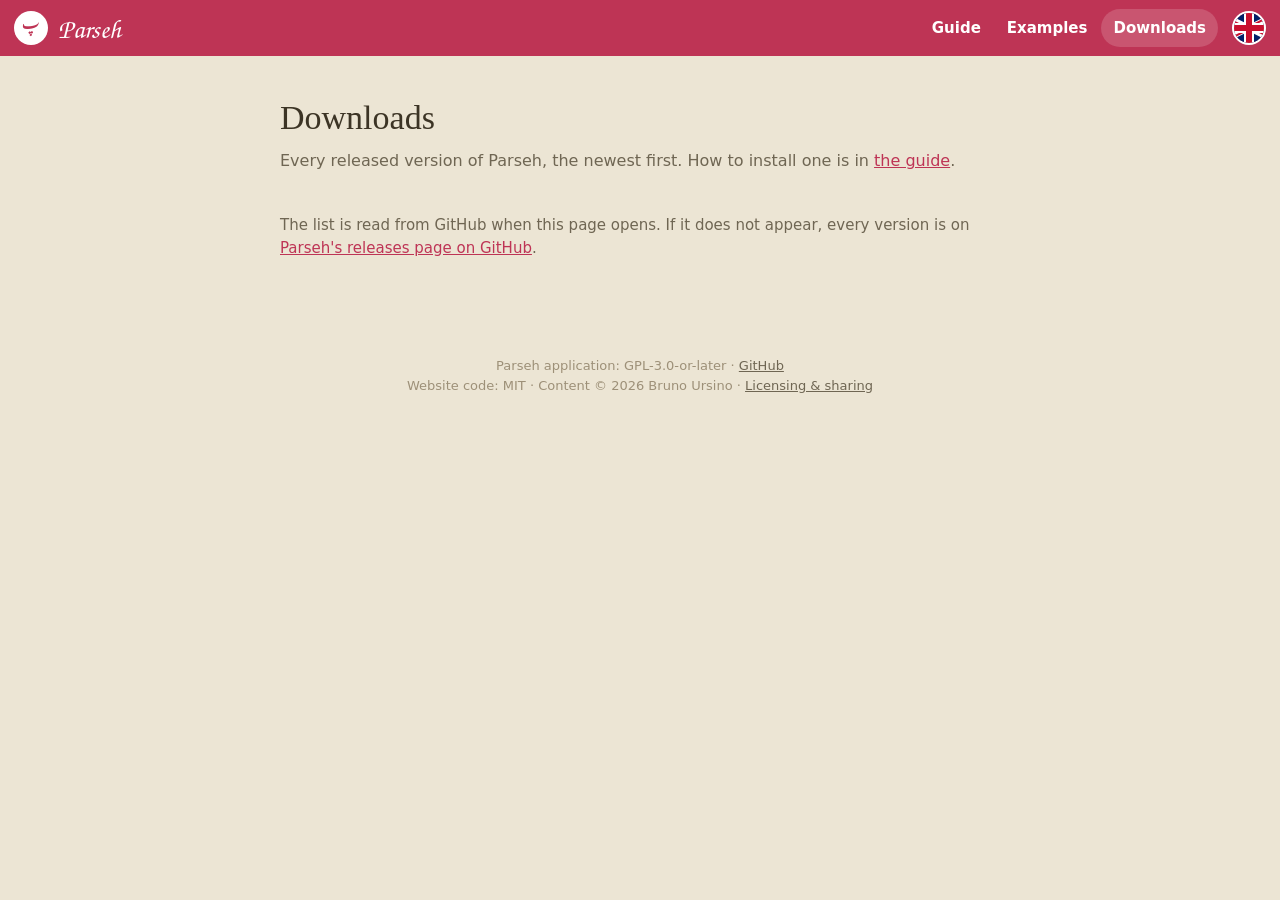
<file: downloads/index.html>
<!doctype html>
<html lang="en">
<head>
<meta charset="utf-8">
<meta name="viewport" content="width=device-width, initial-scale=1, viewport-fit=cover">
<title>Downloads — Parseh</title>
<meta name="description" content="Every released version of Parseh, to download.">
<meta name="theme-color" content="#be3455">
<meta property="og:title" content="Parseh">
<meta property="og:description" content="Spaced Repetition &amp; Language Learning">
<meta property="og:image" content="https://parseh.io/assets/parseh-512.png">
<meta property="og:url" content="https://parseh.io/downloads/">
<link rel="icon" type="image/png" href="/assets/parseh-192.png">
<link rel="apple-touch-icon" href="/assets/apple-touch-icon.png">
<link rel="preload" href="/assets/fonts/NotoNastaliqUrdu.woff2" as="font" type="font/woff2" crossorigin>
<link rel="stylesheet" href="/assets/site.css?v=11">
<script src="/assets/site.js?v=11" defer></script>
</head>
<body>
<header class="bar alone">
  <a class="home" href="/" aria-label="Parseh, the front page"><span class="glyph" lang="fa" aria-hidden="true"><i>پ</i></span><span class="name">Parseh</span></a>
  <nav aria-label="Parseh">
    <a href="/guide/">Guide</a>
    <a href="/examples/">Examples</a>
    <a href="/downloads/" aria-current="page">Downloads</a>
  </nav>
  <button class="lang" type="button" aria-label="Language: English" title="English (more languages later)"><svg viewBox="0 0 60 30" preserveAspectRatio="xMidYMid slice" aria-hidden="true"><clipPath id="uk"><path d="M30,15h30v15zv15h-30zh-30v-15zv-15h30z"/></clipPath><path d="M0,0v30h60v-30z" fill="#012169"/><path d="M0,0 60,30M60,0 0,30" stroke="#fff" stroke-width="6"/><path d="M0,0 60,30M60,0 0,30" clip-path="url(#uk)" stroke="#c8102e" stroke-width="4"/><path d="M30,0v30M0,15h60" stroke="#fff" stroke-width="10"/><path d="M30,0v30M0,15h60" stroke="#c8102e" stroke-width="6"/></svg></button>
</header>
<main>
  <div class="sheet">
    <h1>Downloads</h1>
    <p class="sub">Every released version of Parseh, the newest first. How to install one is in <a href="/guide/site/getting-started/installing.html">the guide</a>.</p>
    <p class="onphone" data-phone hidden>Parseh is installed on a computer, not on a phone or a tablet: open <b>parseh.io</b> on the computer and download it there. Once it runs, this device can use it through the browser.</p>
    <ul class="releases" data-releases></ul>
    <p class="note" data-releases-note>The list is read from GitHub when this page opens. If it does not appear, every version is on <a href="https://github.com/parseh-io/Parseh/releases">Parseh's releases page on GitHub</a>.</p>
  </div>
  <footer>Parseh application: GPL-3.0-or-later · <a href="https://github.com/parseh-io/Parseh">GitHub</a><br>Website code: MIT · Content © 2026 Bruno Ursino · <a href="/licensing/">Licensing &amp; sharing</a></footer>
</main>
</body>
</html>
</file>
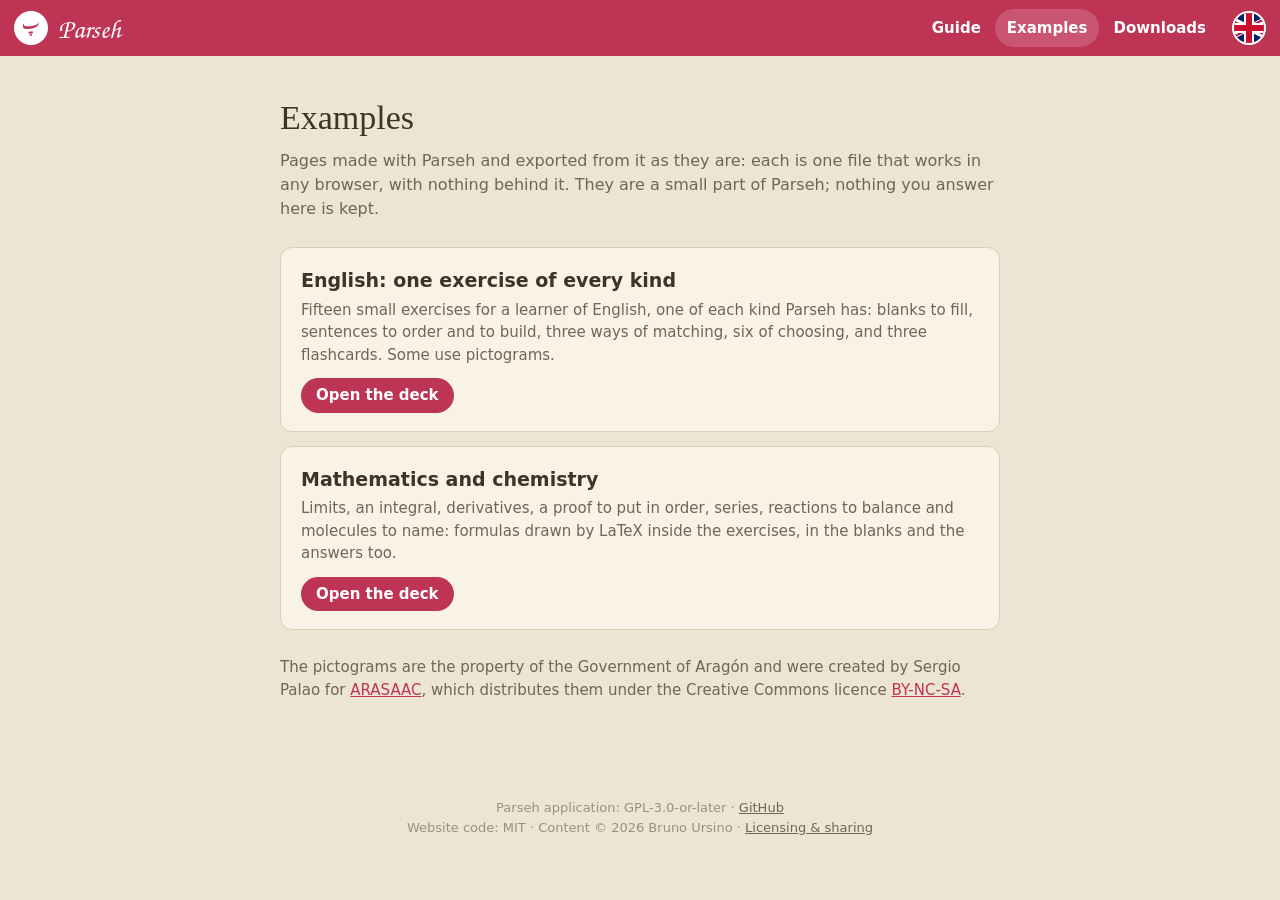
<file: examples/index.html>
<!doctype html>
<html lang="en">
<head>
<meta charset="utf-8">
<meta name="viewport" content="width=device-width, initial-scale=1, viewport-fit=cover">
<title>Examples — Parseh</title>
<meta name="description" content="Pages made with Parseh, to try in the browser.">
<meta name="theme-color" content="#be3455">
<meta property="og:title" content="Parseh">
<meta property="og:description" content="Spaced Repetition &amp; Language Learning">
<meta property="og:image" content="https://parseh.io/assets/parseh-512.png">
<meta property="og:url" content="https://parseh.io/examples/">
<link rel="icon" type="image/png" href="/assets/parseh-192.png">
<link rel="apple-touch-icon" href="/assets/apple-touch-icon.png">
<link rel="preload" href="/assets/fonts/NotoNastaliqUrdu.woff2" as="font" type="font/woff2" crossorigin>
<link rel="stylesheet" href="/assets/site.css?v=11">
<script src="/assets/site.js?v=11" defer></script>
</head>
<body>
<header class="bar alone">
  <a class="home" href="/" aria-label="Parseh, the front page"><span class="glyph" lang="fa" aria-hidden="true"><i>پ</i></span><span class="name">Parseh</span></a>
  <nav aria-label="Parseh">
    <a href="/guide/">Guide</a>
    <a href="/examples/" aria-current="page">Examples</a>
    <a href="/downloads/">Downloads</a>
  </nav>
  <button class="lang" type="button" aria-label="Language: English" title="English (more languages later)"><svg viewBox="0 0 60 30" preserveAspectRatio="xMidYMid slice" aria-hidden="true"><clipPath id="uk"><path d="M30,15h30v15zv15h-30zh-30v-15zv-15h30z"/></clipPath><path d="M0,0v30h60v-30z" fill="#012169"/><path d="M0,0 60,30M60,0 0,30" stroke="#fff" stroke-width="6"/><path d="M0,0 60,30M60,0 0,30" clip-path="url(#uk)" stroke="#c8102e" stroke-width="4"/><path d="M30,0v30M0,15h60" stroke="#fff" stroke-width="10"/><path d="M30,0v30M0,15h60" stroke="#c8102e" stroke-width="6"/></svg></button>
</header>
<main>
  <div class="sheet">
    <h1>Examples</h1>
    <p class="sub">Pages made with Parseh and exported from it as they are: each is one file that works in any browser, with nothing behind it. They are a small part of Parseh; nothing you answer here is kept.</p>
    <ul class="examples">
      <li><a class="ex" href="/examples/english-basics/"><b>English: one exercise of every kind</b><span>Fifteen small exercises for a learner of English, one of each kind Parseh has: blanks to fill, sentences to order and to build, three ways of matching, six of choosing, and three flashcards. Some use pictograms.</span><i>Open the deck</i></a></li>
      <li><a class="ex" href="/examples/maths-and-chemistry/"><b>Mathematics and chemistry</b><span>Limits, an integral, derivatives, a proof to put in order, series, reactions to balance and molecules to name: formulas drawn by LaTeX inside the exercises, in the blanks and the answers too.</span><i>Open the deck</i></a></li>
    </ul>
    <p class="note">The pictograms are the property of the Government of Aragón and were created by Sergio Palao for <a href="https://arasaac.org">ARASAAC</a>, which distributes them under the Creative Commons licence <a href="https://creativecommons.org/licenses/by-nc-sa/4.0/">BY-NC-SA</a>.</p>
  </div>
  <footer>Parseh application: GPL-3.0-or-later · <a href="https://github.com/parseh-io/Parseh">GitHub</a><br>Website code: MIT · Content © 2026 Bruno Ursino · <a href="/licensing/">Licensing &amp; sharing</a></footer>
</main>
</body>
</html>
</file>
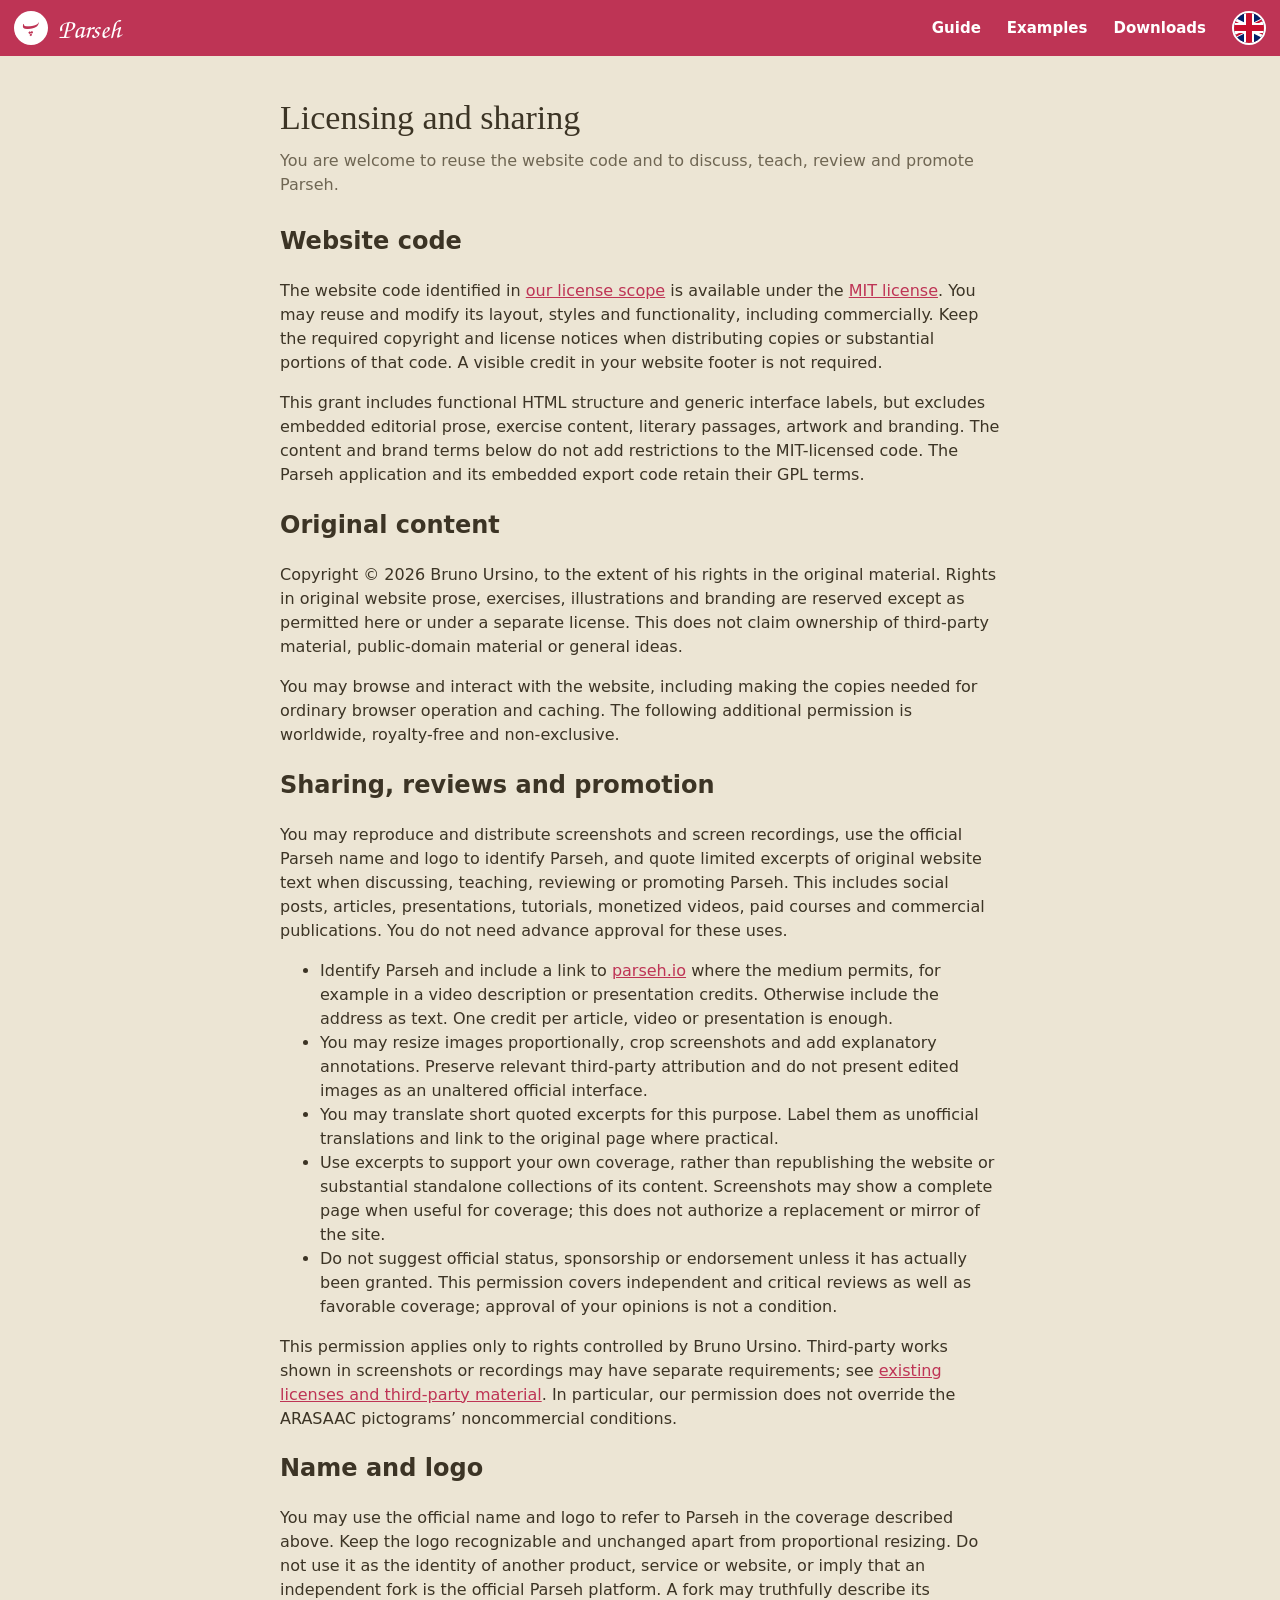
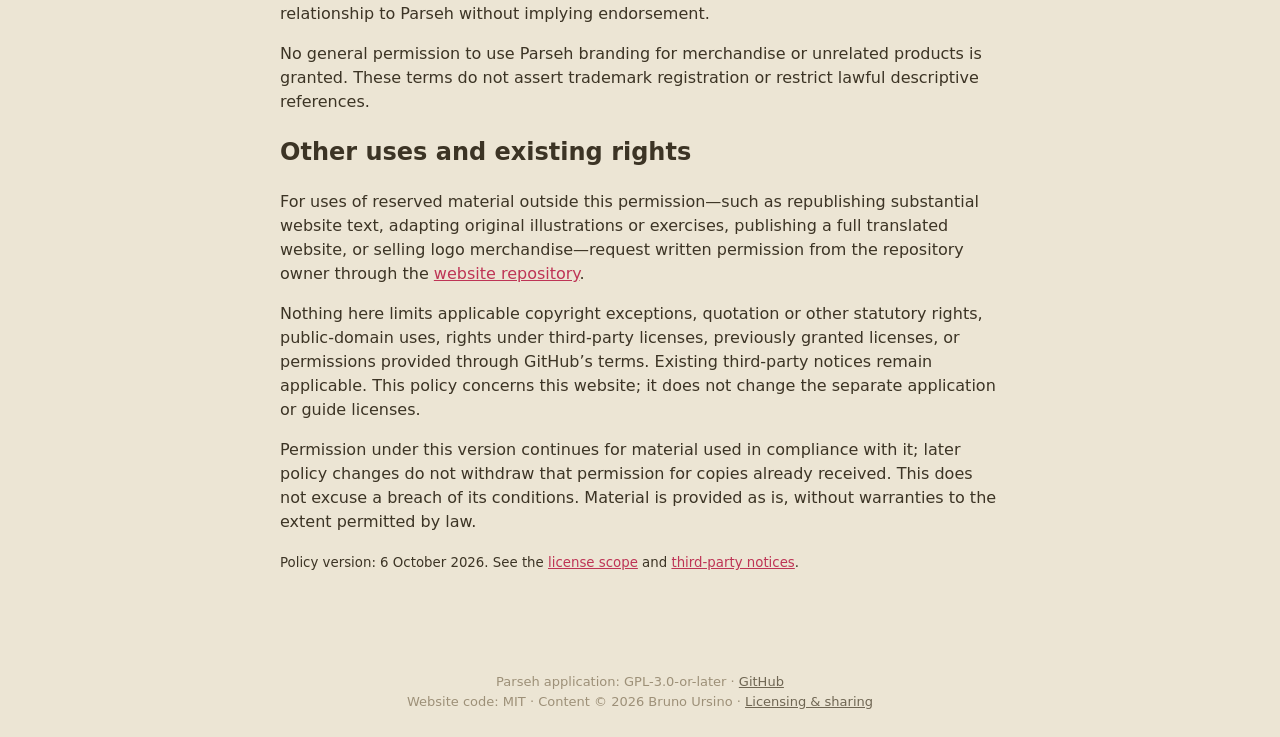
<file: licensing/index.html>
<!doctype html>
<html lang="en">
<head>
<meta charset="utf-8">
<meta name="viewport" content="width=device-width, initial-scale=1, viewport-fit=cover">
<title>Licensing and sharing — Parseh</title>
<meta name="description" content="How to reuse website code and share or promote Parseh.">
<meta name="theme-color" content="#be3455">
<meta property="og:title" content="Parseh">
<meta property="og:description" content="Spaced Repetition &amp; Language Learning">
<meta property="og:image" content="https://parseh.io/assets/parseh-512.png">
<meta property="og:url" content="https://parseh.io/licensing/">
<link rel="icon" type="image/png" href="/assets/parseh-192.png">
<link rel="apple-touch-icon" href="/assets/apple-touch-icon.png">
<link rel="preload" href="/assets/fonts/NotoNastaliqUrdu.woff2" as="font" type="font/woff2" crossorigin>
<link rel="stylesheet" href="/assets/site.css?v=11">
<script src="/assets/site.js?v=11" defer></script>
</head>
<body>
<header class="bar alone">
  <a class="home" href="/" aria-label="Parseh, the front page"><span class="glyph" lang="fa" aria-hidden="true"><i>پ</i></span><span class="name">Parseh</span></a>
  <nav aria-label="Parseh">
    <a href="/guide/">Guide</a>
    <a href="/examples/">Examples</a>
    <a href="/downloads/">Downloads</a>
  </nav>
  <button class="lang" type="button" aria-label="Language: English" title="English (more languages later)"><svg viewBox="0 0 60 30" preserveAspectRatio="xMidYMid slice" aria-hidden="true"><clipPath id="uk"><path d="M30,15h30v15zv15h-30zh-30v-15zv-15h30z"/></clipPath><path d="M0,0v30h60v-30z" fill="#012169"/><path d="M0,0 60,30M60,0 0,30" stroke="#fff" stroke-width="6"/><path d="M0,0 60,30M60,0 0,30" clip-path="url(#uk)" stroke="#c8102e" stroke-width="4"/><path d="M30,0v30M0,15h60" stroke="#fff" stroke-width="10"/><path d="M30,0v30M0,15h60" stroke="#c8102e" stroke-width="6"/></svg></button>
</header>
<main>
  <article class="sheet">
    <h1>Licensing and sharing</h1>
    <p class="sub">You are welcome to reuse the website code and to discuss, teach, review and promote Parseh.</p>

    <h2>Website code</h2>
    <p>The website code identified in <a href="/LICENSE">our license scope</a> is available under the <a href="/LICENSES/MIT.txt">MIT license</a>. You may reuse and modify its layout, styles and functionality, including commercially. Keep the required copyright and license notices when distributing copies or substantial portions of that code. A visible credit in your website footer is not required.</p>
    <p>This grant includes functional HTML structure and generic interface labels, but excludes embedded editorial prose, exercise content, literary passages, artwork and branding. The content and brand terms below do not add restrictions to the MIT-licensed code. The Parseh application and its embedded export code retain their GPL terms.</p>

    <h2>Original content</h2>
    <p>Copyright © 2026 Bruno Ursino, to the extent of his rights in the original material. Rights in original website prose, exercises, illustrations and branding are reserved except as permitted here or under a separate license. This does not claim ownership of third-party material, public-domain material or general ideas.</p>
    <p>You may browse and interact with the website, including making the copies needed for ordinary browser operation and caching. The following additional permission is worldwide, royalty-free and non-exclusive.</p>

    <h2>Sharing, reviews and promotion</h2>
    <p>You may reproduce and distribute screenshots and screen recordings, use the official Parseh name and logo to identify Parseh, and quote limited excerpts of original website text when discussing, teaching, reviewing or promoting Parseh. This includes social posts, articles, presentations, tutorials, monetized videos, paid courses and commercial publications. You do not need advance approval for these uses.</p>
    <ul>
      <li>Identify Parseh and include a link to <a href="https://parseh.io/">parseh.io</a> where the medium permits, for example in a video description or presentation credits. Otherwise include the address as text. One credit per article, video or presentation is enough.</li>
      <li>You may resize images proportionally, crop screenshots and add explanatory annotations. Preserve relevant third-party attribution and do not present edited images as an unaltered official interface.</li>
      <li>You may translate short quoted excerpts for this purpose. Label them as unofficial translations and link to the original page where practical.</li>
      <li>Use excerpts to support your own coverage, rather than republishing the website or substantial standalone collections of its content. Screenshots may show a complete page when useful for coverage; this does not authorize a replacement or mirror of the site.</li>
      <li>Do not suggest official status, sponsorship or endorsement unless it has actually been granted. This permission covers independent and critical reviews as well as favorable coverage; approval of your opinions is not a condition.</li>
    </ul>
    <p>This permission applies only to rights controlled by Bruno Ursino. Third-party works shown in screenshots or recordings may have separate requirements; see <a href="/THIRD_PARTY_NOTICES.md">existing licenses and third-party material</a>. In particular, our permission does not override the ARASAAC pictograms’ noncommercial conditions.</p>

    <h2>Name and logo</h2>
    <p>You may use the official name and logo to refer to Parseh in the coverage described above. Keep the logo recognizable and unchanged apart from proportional resizing. Do not use it as the identity of another product, service or website, or imply that an independent fork is the official Parseh platform. A fork may truthfully describe its relationship to Parseh without implying endorsement.</p>
    <p>No general permission to use Parseh branding for merchandise or unrelated products is granted. These terms do not assert trademark registration or restrict lawful descriptive references.</p>

    <h2>Other uses and existing rights</h2>
    <p>For uses of reserved material outside this permission—such as republishing substantial website text, adapting original illustrations or exercises, publishing a full translated website, or selling logo merchandise—request written permission from the repository owner through the <a href="https://github.com/parseh-io/parseh-io.github.io">website repository</a>.</p>
    <p>Nothing here limits applicable copyright exceptions, quotation or other statutory rights, public-domain uses, rights under third-party licenses, previously granted licenses, or permissions provided through GitHub’s terms. Existing third-party notices remain applicable. This policy concerns this website; it does not change the separate application or guide licenses.</p>
    <p>Permission under this version continues for material used in compliance with it; later policy changes do not withdraw that permission for copies already received. This does not excuse a breach of its conditions. Material is provided as is, without warranties to the extent permitted by law.</p>
    <p><small>Policy version: 6 October 2026. See the <a href="/LICENSE">license scope</a> and <a href="/THIRD_PARTY_NOTICES.md">third-party notices</a>.</small></p>
  </article>
  <footer>Parseh application: GPL-3.0-or-later · <a href="https://github.com/parseh-io/Parseh">GitHub</a><br>Website code: MIT · Content © 2026 Bruno Ursino · <a href="/licensing/">Licensing &amp; sharing</a></footer>
</main>
</body>
</html>
</file>
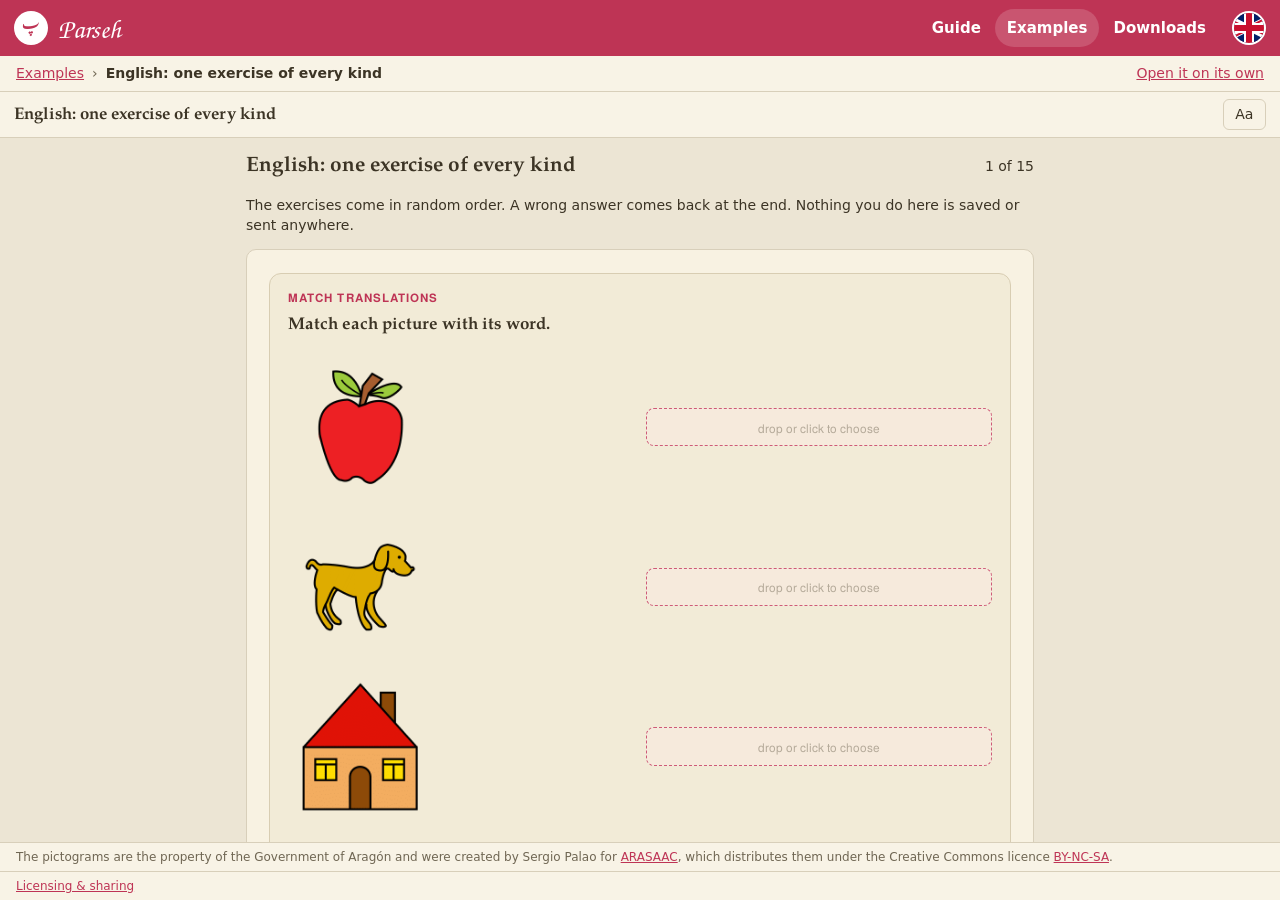
<file: examples/english-basics/index.html>
<!doctype html>
<html lang="en">
<head>
<meta charset="utf-8">
<meta name="viewport" content="width=device-width, initial-scale=1, viewport-fit=cover">
<title>English: one exercise of every kind — Parseh</title>
<meta name="description" content="Fifteen small exercises for a learner of English, one of each kind Parseh has: blanks to fill, sentences to order and to build, three ways of matching, six of choosing, and three flashcards. Some use pictograms.">
<meta name="theme-color" content="#be3455">
<meta property="og:title" content="Parseh">
<meta property="og:description" content="Spaced Repetition &amp; Language Learning">
<meta property="og:image" content="https://parseh.io/assets/parseh-512.png">
<meta property="og:url" content="https://parseh.io/examples/english-basics/">
<link rel="icon" type="image/png" href="/assets/parseh-192.png">
<link rel="apple-touch-icon" href="/assets/apple-touch-icon.png">
<link rel="preload" href="/assets/fonts/NotoNastaliqUrdu.woff2" as="font" type="font/woff2" crossorigin>
<link rel="stylesheet" href="/assets/site.css?v=11">
<script src="/assets/site.js?v=11" defer></script>
</head>
<body class="framed">
<header class="bar alone">
  <a class="home" href="/" aria-label="Parseh, the front page"><span class="glyph" lang="fa" aria-hidden="true"><i>پ</i></span><span class="name">Parseh</span></a>
  <nav aria-label="Parseh">
    <a href="/guide/">Guide</a>
    <a href="/examples/" aria-current="page">Examples</a>
    <a href="/downloads/">Downloads</a>
  </nav>
  <button class="lang" type="button" aria-label="Language: English" title="English (more languages later)"><svg viewBox="0 0 60 30" preserveAspectRatio="xMidYMid slice" aria-hidden="true"><clipPath id="uk"><path d="M30,15h30v15zv15h-30zh-30v-15zv-15h30z"/></clipPath><path d="M0,0v30h60v-30z" fill="#012169"/><path d="M0,0 60,30M60,0 0,30" stroke="#fff" stroke-width="6"/><path d="M0,0 60,30M60,0 0,30" clip-path="url(#uk)" stroke="#c8102e" stroke-width="4"/><path d="M30,0v30M0,15h60" stroke="#fff" stroke-width="10"/><path d="M30,0v30M0,15h60" stroke="#c8102e" stroke-width="6"/></svg></button>
</header>
<p class="crumb"><a href="/examples/">Examples</a> <span aria-hidden="true">›</span> <b>English: one exercise of every kind</b> <a class="alone" href="deck.html">Open it on its own</a></p>
<iframe class="deck" src="deck.html" title="English: one exercise of every kind, a deck of exercises exported from Parseh"></iframe>
<p class="credit">The pictograms are the property of the Government of Aragón and were created by Sergio Palao for <a href="https://arasaac.org">ARASAAC</a>, which distributes them under the Creative Commons licence <a href="https://creativecommons.org/licenses/by-nc-sa/4.0/">BY-NC-SA</a>.</p>
<p class="credit"><a href="/licensing/">Licensing &amp; sharing</a></p>
</body>
</html>
</file>
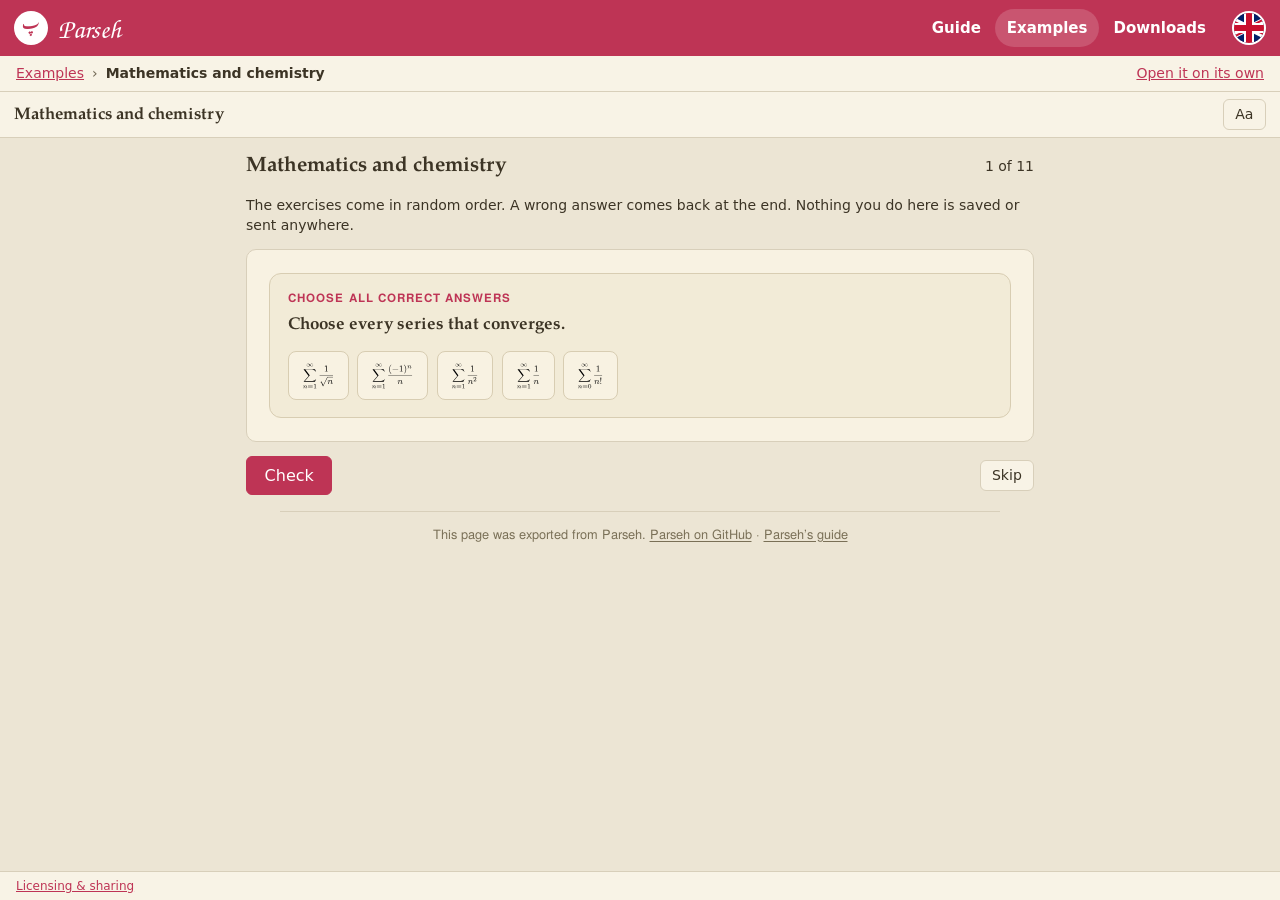
<file: examples/maths-and-chemistry/index.html>
<!doctype html>
<html lang="en">
<head>
<meta charset="utf-8">
<meta name="viewport" content="width=device-width, initial-scale=1, viewport-fit=cover">
<title>Mathematics and chemistry — Parseh</title>
<meta name="description" content="Limits, an integral, derivatives, a proof to put in order, series, reactions to balance and molecules to name: formulas drawn by LaTeX inside the exercises, in the blanks and the answers too.">
<meta name="theme-color" content="#be3455">
<meta property="og:title" content="Parseh">
<meta property="og:description" content="Spaced Repetition &amp; Language Learning">
<meta property="og:image" content="https://parseh.io/assets/parseh-512.png">
<meta property="og:url" content="https://parseh.io/examples/maths-and-chemistry/">
<link rel="icon" type="image/png" href="/assets/parseh-192.png">
<link rel="apple-touch-icon" href="/assets/apple-touch-icon.png">
<link rel="preload" href="/assets/fonts/NotoNastaliqUrdu.woff2" as="font" type="font/woff2" crossorigin>
<link rel="stylesheet" href="/assets/site.css?v=11">
<script src="/assets/site.js?v=11" defer></script>
</head>
<body class="framed">
<header class="bar alone">
  <a class="home" href="/" aria-label="Parseh, the front page"><span class="glyph" lang="fa" aria-hidden="true"><i>پ</i></span><span class="name">Parseh</span></a>
  <nav aria-label="Parseh">
    <a href="/guide/">Guide</a>
    <a href="/examples/" aria-current="page">Examples</a>
    <a href="/downloads/">Downloads</a>
  </nav>
  <button class="lang" type="button" aria-label="Language: English" title="English (more languages later)"><svg viewBox="0 0 60 30" preserveAspectRatio="xMidYMid slice" aria-hidden="true"><clipPath id="uk"><path d="M30,15h30v15zv15h-30zh-30v-15zv-15h30z"/></clipPath><path d="M0,0v30h60v-30z" fill="#012169"/><path d="M0,0 60,30M60,0 0,30" stroke="#fff" stroke-width="6"/><path d="M0,0 60,30M60,0 0,30" clip-path="url(#uk)" stroke="#c8102e" stroke-width="4"/><path d="M30,0v30M0,15h60" stroke="#fff" stroke-width="10"/><path d="M30,0v30M0,15h60" stroke="#c8102e" stroke-width="6"/></svg></button>
</header>
<p class="crumb"><a href="/examples/">Examples</a> <span aria-hidden="true">›</span> <b>Mathematics and chemistry</b> <a class="alone" href="deck.html">Open it on its own</a></p>
<iframe class="deck" src="deck.html" title="Mathematics and chemistry, a deck of exercises exported from Parseh"></iframe>
<p class="credit"><a href="/licensing/">Licensing &amp; sharing</a></p>
</body>
</html>
</file>
<file: assets/site.css>
/* parseh.io -- Parseh's colours and faces, as lib/parseh.css in the Parseh
   repository names them: the accent (Viva Magenta) and the sepia paper. */
:root{
  --accent:#be3455;
  --accentlt:#ce5b78;
  --on:#ffffff;        /* text on the accent */
  --bg:#ece5d4;        /* sepia: the ground */
  --card:#f8f3e6;      /* sepia: the sheet */
  --ink:#3c3425;
  --dim:#6f6653;
  --faint:#9d9078;
  --rule:#d8cfba;
  --bar:56px;          /* the height the curtain keeps once it is up */
  --p:0;               /* how far up the curtain is, 0..1 (site.js) */
}

@font-face{font-family:'Noto Nastaliq Urdu';
  src:url(fonts/NotoNastaliqUrdu.woff2) format('woff2');font-display:block}
@font-face{font-family:'TeX Gyre Chorus';
  src:url(fonts/texgyrechorus-mediumitalic.otf) format('opentype');font-display:swap}
@font-face{font-family:Vazirmatn;src:url(fonts/Vazirmatn.woff2) format('woff2');
  font-weight:100 900;font-display:swap}

*{box-sizing:border-box}
html{scroll-padding-top:var(--bar);-webkit-text-size-adjust:100%}
body{margin:0;background:var(--bg);color:var(--ink);
  font-family:-apple-system,BlinkMacSystemFont,'Segoe UI',Roboto,system-ui,sans-serif;
  font-size:16px;line-height:1.5}
a{color:var(--accent)}

/* ── the curtain ─────────────────────────────────────────────────────────
   One screen of accent.  It is an ordinary block that scrolls away with the
   page, and STICKS when only its last --bar pixels are left: that strip is
   the top bar.  Nothing here needs a script; site.js only tells the CSS how
   far up the curtain is (--p), so the words fade out and the bar fades in. */
.curtain{position:sticky;top:calc(var(--bar) - 100vh);height:100vh;z-index:10;
  background:var(--accent);color:var(--on);overflow:hidden}
@supports (height:100svh){
  .curtain{top:calc(var(--bar) - 100svh);height:100svh}
}

.hero{position:absolute;inset:0 0 var(--bar) 0;display:flex;flex-direction:column;
  align-items:center;justify-content:center;text-align:center;
  padding:0 20px 5vh;opacity:calc(1 - var(--p) * 1.7)}
.hero h1{margin:0;font-weight:400;display:flex;flex-direction:column;align-items:center}
/* the name is Persian, whatever is being learned */
.hero .fa{font-family:'Noto Nastaliq Urdu',serif;direction:rtl;
  font-size:clamp(84px,min(24vw,26vh),230px);line-height:1.75;
  margin-top:-.38em}
.hero .lat{font-family:'TeX Gyre Chorus','Apple Chancery','URW Chancery L',cursive;
  font-size:clamp(34px,min(7vw,7.5vh),68px);line-height:1;letter-spacing:.01em;
  margin-top:.42em}
.hero .tag span{white-space:nowrap}
.hero .tag{margin:clamp(14px,2.6vh,28px) 0 0;font-size:clamp(15px,min(2.6vw,2.6vh),21px);
  letter-spacing:.14em;text-transform:uppercase;font-weight:500;opacity:.94}
.hero .supported-languages{display:flex;flex-wrap:wrap;justify-content:center;
  gap:0 .62em;max-width:820px;margin:16px 0 0;padding:0;list-style:none;
  font-family:Georgia,'Noto Serif',serif;font-size:14px;line-height:1.6;opacity:.92}
.supported-languages li{display:inline-flex;align-items:baseline;gap:.62em;white-space:nowrap}
.supported-languages bdi:lang(fa),.supported-languages bdi:lang(ar){font-family:Vazirmatn,sans-serif}

.dl{margin-top:clamp(20px,5vh,56px);display:inline-flex;align-items:center;gap:14px;
  padding:13px 26px 13px 20px;border-radius:999px;background:var(--on);color:var(--accent);
  text-decoration:none;text-align:left;box-shadow:0 6px 22px rgba(60,10,25,.25);
  transition:transform .15s ease,box-shadow .15s ease}
.dl:hover{transform:translateY(-1px);box-shadow:0 9px 26px rgba(60,10,25,.32)}
.dl:focus-visible,.bar a:focus-visible,.bar button:focus-visible,.more:focus-visible{
  outline:3px solid var(--on);outline-offset:3px}
.dl svg{width:26px;height:26px;flex:none}
.dl b{display:block;font-size:17px;font-weight:650;line-height:1.25}
.dl small{display:block;font-size:13px;line-height:1.3;color:var(--dim)}
/* on a phone or a tablet there is nothing to download: a notice, not a button */
.dl.phone{background:none;color:var(--on);border:1.5px solid rgba(255,255,255,.75);
  box-shadow:none;max-width:340px;border-radius:22px;cursor:default;margin-bottom:0}
.dl.phone:hover{transform:none;box-shadow:none}
.dl.phone small{color:var(--on);opacity:.9}
.dl[hidden]{display:none}

.alpha{margin:14px 0 0;font-size:13.5px;opacity:.88;max-width:340px}

/* the hint that there is something under the curtain */
.more{position:absolute;left:50%;bottom:calc(var(--bar) + 6px);transform:translateX(-50%);
  width:44px;height:44px;border:0;background:none;color:var(--on);cursor:pointer;
  opacity:calc(1 - var(--p) * 4);padding:6px}
.more svg{width:100%;height:100%;animation:nod 2.2s ease-in-out infinite}
@keyframes nod{0%,100%{transform:translateY(-6px)}50%{transform:translateY(5px)}}

/* ── the bar: the curtain's last strip, and the head of every other page ── */
.bar{position:absolute;left:0;right:0;bottom:0;height:var(--bar);
  display:flex;align-items:center;gap:6px;padding:0 max(14px,env(safe-area-inset-right)) 0 max(14px,env(safe-area-inset-left));
  color:var(--on)}
.js .curtain .bar{opacity:calc((var(--p) - .55) / .45);visibility:hidden}
.js .curtain.up .bar,.js .curtain.rising .bar{visibility:visible}
.bar .home{display:inline-flex;align-items:center;gap:10px;margin-right:auto;
  color:inherit;text-decoration:none}
.bar .glyph{font-family:'Noto Nastaliq Urdu',serif;font-size:15px;line-height:1;
  width:34px;height:34px;border-radius:50%;background:var(--on);color:var(--accent);
  display:inline-flex;align-items:center;justify-content:center;flex:none}
/* a nastaliq line box is far taller than the letter: lift the ink to the middle */
.bar .glyph i{font-style:normal;display:block;transform:translateY(-.62em)}
.bar .name{font-family:'TeX Gyre Chorus','Apple Chancery',cursive;font-size:27px;line-height:1}
.bar nav{display:flex;align-items:center;gap:2px;flex-wrap:nowrap;white-space:nowrap}
.bar nav a{color:inherit;text-decoration:none;font-size:15px;font-weight:550;
  padding:8px 12px;border-radius:999px}
.bar nav a:hover,.bar nav a[aria-current]{background:rgba(255,255,255,.16)}
.bar .lang{width:34px;height:34px;margin-left:8px;padding:0;border-radius:50%;
  border:2px solid var(--on);background:none;overflow:hidden;cursor:default;flex:none}
.bar .lang svg{display:block;width:100%;height:100%}

/* a page with no curtain: the bar alone, at the top */
.bar.alone{position:sticky;top:0;bottom:auto;z-index:10;background:var(--accent)}

/* ── under the curtain: the sepia paper ───────────────────────────────── */
main{min-height:calc(100vh - var(--bar));
  display:flex;flex-direction:column}
/* the LARGEST screen (a phone's, once its address bar has slid away): with
   less than that under the curtain the page ends before the curtain is up,
   and the bar is left taller than its one line */
@supports (height:100lvh){main{min-height:calc(100lvh - var(--bar))}}
.paper{flex:1;display:flex;align-items:center;justify-content:center;
  padding:48px 20px;text-align:center}
.paper p{margin:0;font-family:'TeX Gyre Pagella','Palatino Linotype',Palatino,'Book Antiqua',Georgia,serif;
  font-size:clamp(22px,4vw,34px);color:var(--dim)}

/* The hub's two uses: the grid stretches both sheets to the taller one.
   A single column on a small screen lets each sheet take its own height. */
.features{width:100%;max-width:1280px;margin:0 auto;padding:48px 24px 36px;
  display:grid;grid-template-columns:repeat(2,minmax(0,1fr));gap:24px}
.features-note{grid-column:1 / -1;margin:0;color:var(--dim);font-size:15px}
.feature{min-width:0;display:flex;flex-direction:column;background:var(--card);
  border:1px solid var(--rule);border-radius:12px;padding:30px}
.feature .feature-label{margin:0 0 8px;color:var(--dim);font-size:12px;
  font-weight:600;letter-spacing:.1em;text-transform:uppercase}
.feature h2{font-family:'TeX Gyre Pagella','Palatino Linotype',Palatino,'Book Antiqua',Georgia,serif;
  font-weight:400;font-size:clamp(28px,3vw,36px);line-height:1.2;margin:0 0 10px}
.feature p{margin:0 0 16px}
.feature h3{font-size:19px;font-weight:650;line-height:1.3;margin:12px 0 10px}
.feature a{text-underline-offset:3px}
.feature a:focus-visible,.gloss-close:focus-visible{outline:2px solid var(--accent);outline-offset:4px}
.feature-links{margin-top:auto;padding-top:24px}
.feature-examples{display:inline-flex;align-items:center;gap:12px;color:var(--on);
  background:var(--accent);border-radius:999px;padding:9px 18px;
  text-decoration:none;font-weight:600;font-size:15px}
.feature-examples:hover{background:var(--accentlt)}
.guide-links{display:flex;flex-wrap:wrap;gap:6px 20px;margin-top:14px;font-size:14px}

/* Parseh's exported exercise, fitted to its contents by site.js. */
.exercise-demo{display:block;flex:none;width:100%;height:460px;margin:8px 0 24px;
  border:0;background:var(--card)}

/* A small reading edition, using the actual reader's face,
   dotted underlines and gloss cloud. Only the excerpt is included. */
.reader-demo{margin:8px 0 24px;background:var(--bg);border:1px solid var(--rule);
  border-radius:10px;min-width:0}
.reader-bar{display:flex;align-items:center;justify-content:space-between;gap:12px;
  padding:12px 16px;border-bottom:1px solid var(--rule);background:var(--card);
  border-radius:10px 10px 0 0}
.reader-book{min-width:0;display:block;font-size:13px}
.reader-book b{display:block;font-weight:650}
.reader-book b span{display:inline-block;font-family:Vazirmatn,serif;margin-left:6px}
.reader-book>span{display:block;color:var(--dim);font-size:11.5px;margin-top:2px}
.reader-mode{flex:none;border:1px solid var(--accent);border-radius:6px;padding:3px 7px;
  font-size:11px;white-space:nowrap;color:var(--accent)}
.feature .reader-hint{font-size:12px;line-height:1.5;color:var(--dim);margin:0;padding:12px 16px 0}
.reader-text{padding:12px 18px 20px;font-family:Vazirmatn,'Noto Naskh Arabic',serif;
  font-size:18px;line-height:2.15;text-align:start}
.feature .reader-text p{margin:0 0 14px}
.feature .reader-text p:last-child{margin-bottom:0}
.reader-phrase{display:inline;margin:0;padding:0;border:0;border-radius:4px;
  font:inherit;color:inherit;background:none;cursor:pointer;text-align:inherit;
  text-decoration:underline dotted var(--faint) 1px;text-decoration-skip-ink:none;
  text-underline-offset:7px;touch-action:manipulation}
.reader-phrase:hover,.reader-phrase[aria-expanded="true"]{background:var(--card);
  box-shadow:0 0 0 3px var(--card),0 2px 8px rgba(0,0,0,.14);text-decoration-color:var(--accent)}
.reader-phrase:focus-visible{outline:2px solid var(--accent);outline-offset:4px}
.reader-gloss{position:fixed;z-index:20;width:340px;max-width:calc(100vw - 24px);
  max-height:calc(100vh - var(--bar) - 28px);overflow:auto;
  background:var(--card);border:1px solid var(--rule);border-radius:10px;
  box-shadow:0 8px 28px rgba(0,0,0,.22);padding:12px 14px;
  font-size:13px;color:var(--dim);line-height:1.5;text-align:left}
@supports (height:100dvh){.reader-gloss{max-height:calc(100dvh - var(--bar) - 28px)}}
.reader-gloss[hidden]{display:none}
.reader-gloss .fa{font-family:Vazirmatn,'Noto Naskh Arabic',serif;
  font-size:17px;line-height:1.9;color:var(--ink);padding-left:28px;text-align:right}
.reader-gloss .tr{font-style:italic;color:var(--ink);margin-top:3px}
.reader-gloss .voc{margin-top:7px;padding-top:7px;border-top:1px solid var(--rule)}
.reader-gloss .en{margin-top:7px;padding-top:7px;border-top:1px solid var(--rule);color:var(--ink)}
.reader-gloss bdi.v{font-family:Vazirmatn,'Noto Naskh Arabic',serif;font-size:14px;color:var(--ink)}
.gloss-close{position:absolute;top:7px;left:7px;width:28px;height:28px;
  border:0;border-radius:6px;background:none;color:var(--dim);font:22px/1 sans-serif;cursor:pointer}
.gloss-close:hover{background:var(--bg);color:var(--accent)}
@media (hover:none){.gloss-close{width:40px;height:40px;top:3px;left:3px}
  .reader-gloss .fa{padding-left:36px}}
@media (max-width:800px){
  .features{grid-template-columns:minmax(0,1fr);max-width:660px;padding:28px 16px;gap:20px}
  .feature{padding:24px}
}
@media (max-width:380px){
  .features{padding:20px 12px}
  .feature{padding:20px 16px}
  .reader-bar{padding:10px 12px;gap:8px;flex-wrap:wrap}
  .reader-text{padding:12px 14px 18px}
}
.sheet{width:100%;max-width:760px;margin:0 auto;padding:36px 20px 64px}
.sheet h1{font-family:'TeX Gyre Pagella','Palatino Linotype',Palatino,'Book Antiqua',Georgia,serif;
  font-weight:400;font-size:34px;margin:0 0 6px}
.sheet .sub{color:var(--dim);margin:0 0 26px}
.releases{list-style:none;margin:0;padding:0;display:grid;gap:12px}
.releases li{background:var(--card);border:1px solid var(--rule);border-radius:12px;
  padding:14px 18px;display:flex;align-items:center;gap:8px 18px;flex-wrap:wrap}
.releases .v{font-size:19px;font-weight:650}
.releases .newest{font-size:12px;font-weight:600;letter-spacing:.06em;text-transform:uppercase;
  color:var(--on);background:var(--accent);border-radius:999px;padding:2px 9px}
.releases .when{color:var(--dim);font-size:14px;margin-right:auto}
.releases a{font-size:15px}
.releases a.zip{font-weight:650;text-decoration:none;color:var(--on);background:var(--accent);
  border-radius:999px;padding:7px 15px}
.releases a.zip:hover{background:var(--accentlt)}
.note{color:var(--dim);font-size:15px}
.examples{list-style:none;margin:0 0 26px;padding:0;display:grid;gap:14px}
.examples a.ex{display:block;background:var(--card);border:1px solid var(--rule);border-radius:12px;
  padding:18px 20px;text-decoration:none;color:var(--ink);transition:border-color .15s ease}
.examples a.ex:hover{border-color:var(--accent)}
.examples b{display:block;font-size:19px;font-weight:650;margin-bottom:4px}
.examples span{display:block;color:var(--dim);font-size:15px}
.examples i{display:inline-block;margin-top:12px;font-style:normal;font-weight:650;font-size:15px;
  color:var(--on);background:var(--accent);border-radius:999px;padding:6px 15px}
/* an example: the bar, one line saying where one is, and the exported page
   itself in a frame that takes the rest of the screen */
body.framed{height:100vh;display:flex;flex-direction:column;overflow:hidden}
@supports (height:100dvh){body.framed{height:100dvh}}
body.framed .bar.alone{position:static;flex:none}
.crumb{flex:none;margin:0;padding:7px 16px;font-size:14px;color:var(--dim);background:var(--card);
  border-bottom:1px solid var(--rule);display:flex;gap:8px;align-items:baseline;white-space:nowrap}
.crumb b{color:var(--ink);font-weight:600;overflow:hidden;text-overflow:ellipsis}
.crumb .alone{margin-left:auto}
iframe.deck{flex:1;min-height:0;width:100%;border:0;background:var(--card)}
.credit{flex:none;margin:0;padding:6px 16px;font-size:12px;line-height:1.35;color:var(--dim);
  background:var(--card);border-top:1px solid var(--rule)}
.onphone{background:var(--card);border:1px solid var(--rule);border-left:4px solid var(--accent);
  border-radius:8px;padding:12px 16px;margin:0 0 18px}
footer{padding:18px 20px 26px;text-align:center;font-size:13px;color:var(--faint)}
footer a{color:var(--dim)}

@media (max-width:520px){
  :root{--bar:44px}
  .bar{gap:2px;padding:0 max(10px,env(safe-area-inset-right)) 0 max(10px,env(safe-area-inset-left))}
  .bar .name{display:none}
  .bar .glyph{width:28px;height:28px;font-size:12.5px}
  .bar nav{gap:0}
  .bar nav a{padding:5px 8px;font-size:14px}
  .bar .lang{width:26px;height:26px;margin-left:4px;border-width:1.5px}
  /* too narrow for one line: three, with the & alone in the middle */
  .hero .tag span{display:block}
  .hero .tag{line-height:1.55}
}
/* Keep the full language list and download notice on short phone screens. */
@media (max-width:520px) and (max-height:700px){
  .hero{padding-bottom:42px}
  .hero .fa{font-size:64px}
  .hero .lat{font-size:30px;margin-top:.2em}
  .hero .tag{margin-top:10px;line-height:1.35}
  .hero .supported-languages{margin-top:12px;font-size:13px;line-height:1.45}
  .dl{margin-top:18px;padding:10px 18px}
  .dl b{font-size:16px}
  .dl small{font-size:12px}
  .alpha{margin-top:10px;font-size:12px}
}
/* a low, wide screen (a phone on its side): keep the button on the screen */
@media (max-height:520px) and (min-width:521px){
  .hero{padding-bottom:22px}
  .hero h1{flex-direction:row;gap:20px}
  .hero .fa{font-size:clamp(48px,16vh,80px)}
  .hero .lat{font-size:clamp(26px,8vh,34px);margin-top:.12em}
  .hero .tag{margin-top:8px}
  .hero .supported-languages{margin-top:8px;font-size:12px;line-height:1.4}
  .dl.phone{max-width:560px;border-radius:16px}
  .dl small{font-size:12.5px}
  .alpha{margin-top:6px;font-size:12.5px;max-width:none}
  .dl{margin-top:12px;padding:7px 18px 7px 14px}
  .more{width:30px;height:30px;bottom:calc(var(--bar) - 14px)}
}
@media (prefers-reduced-motion:reduce){
  .more svg{animation:none}
  .dl{transition:none}
}
</file>
